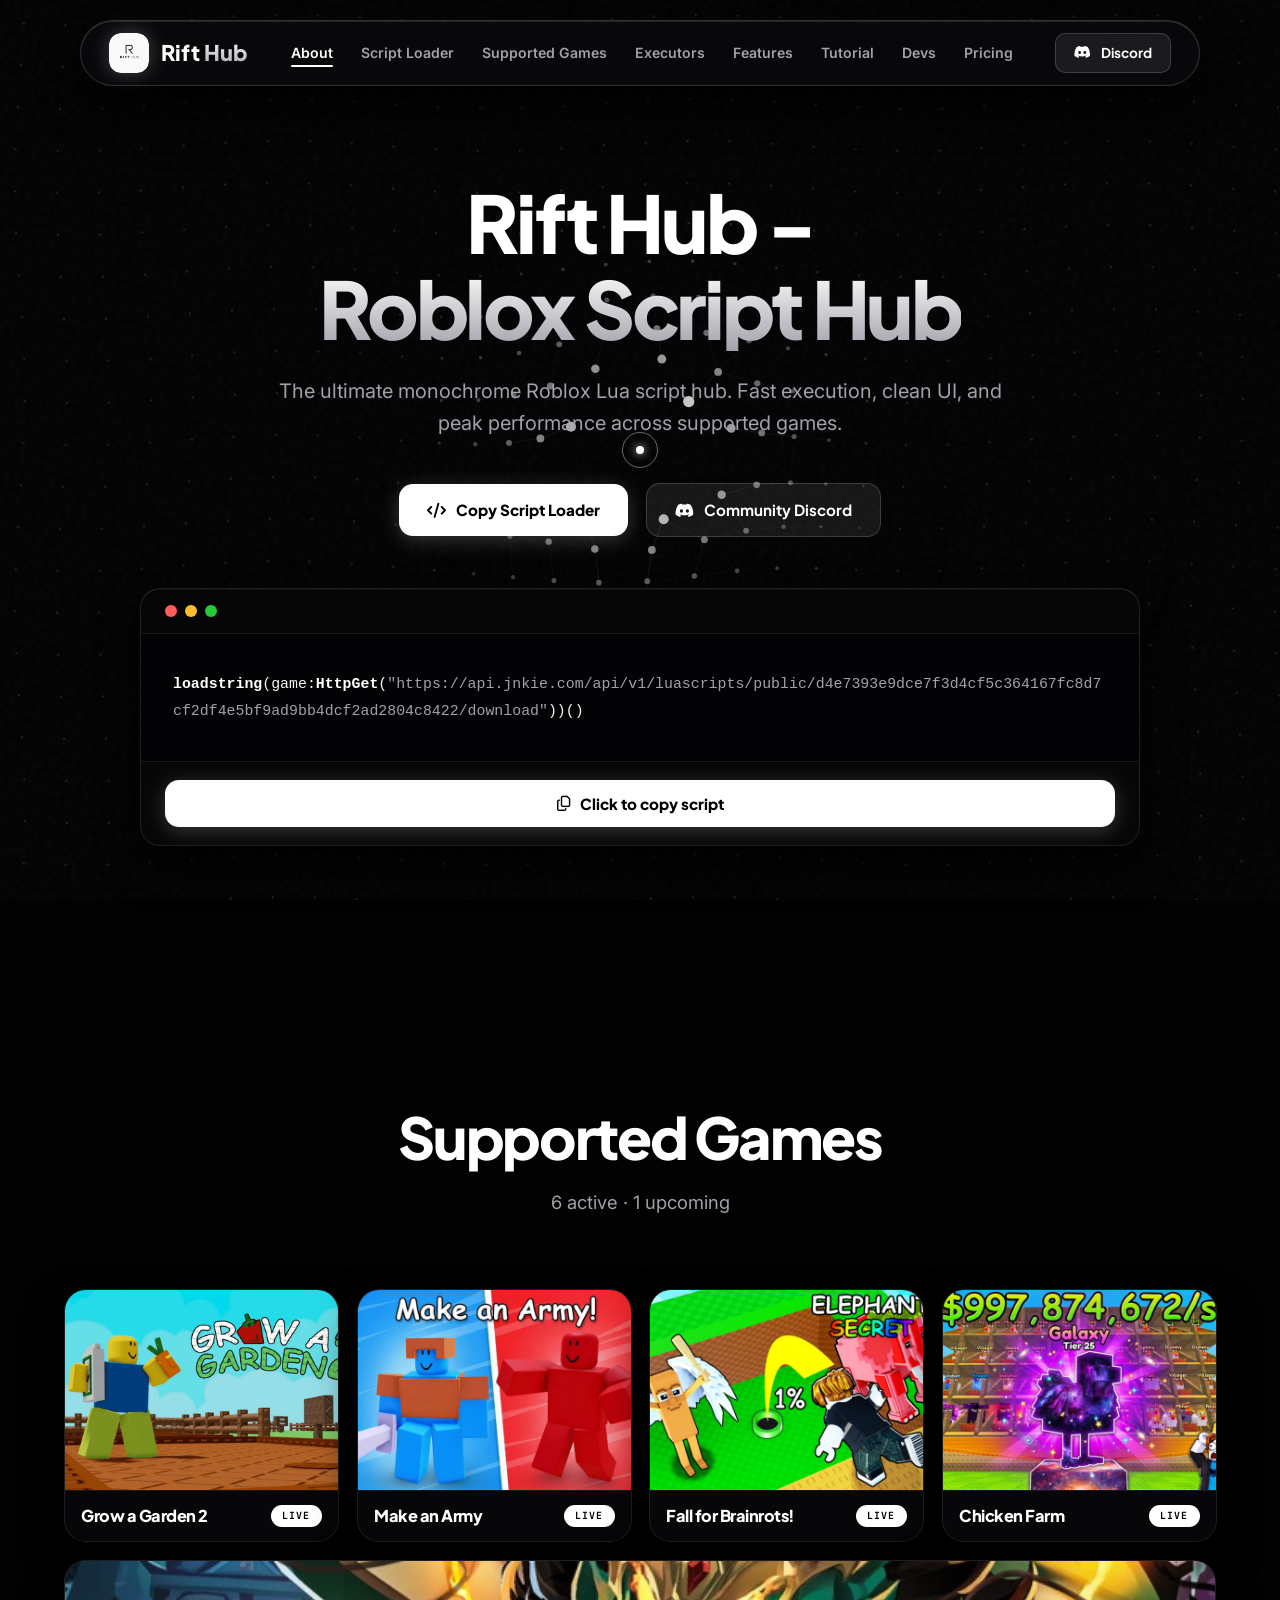
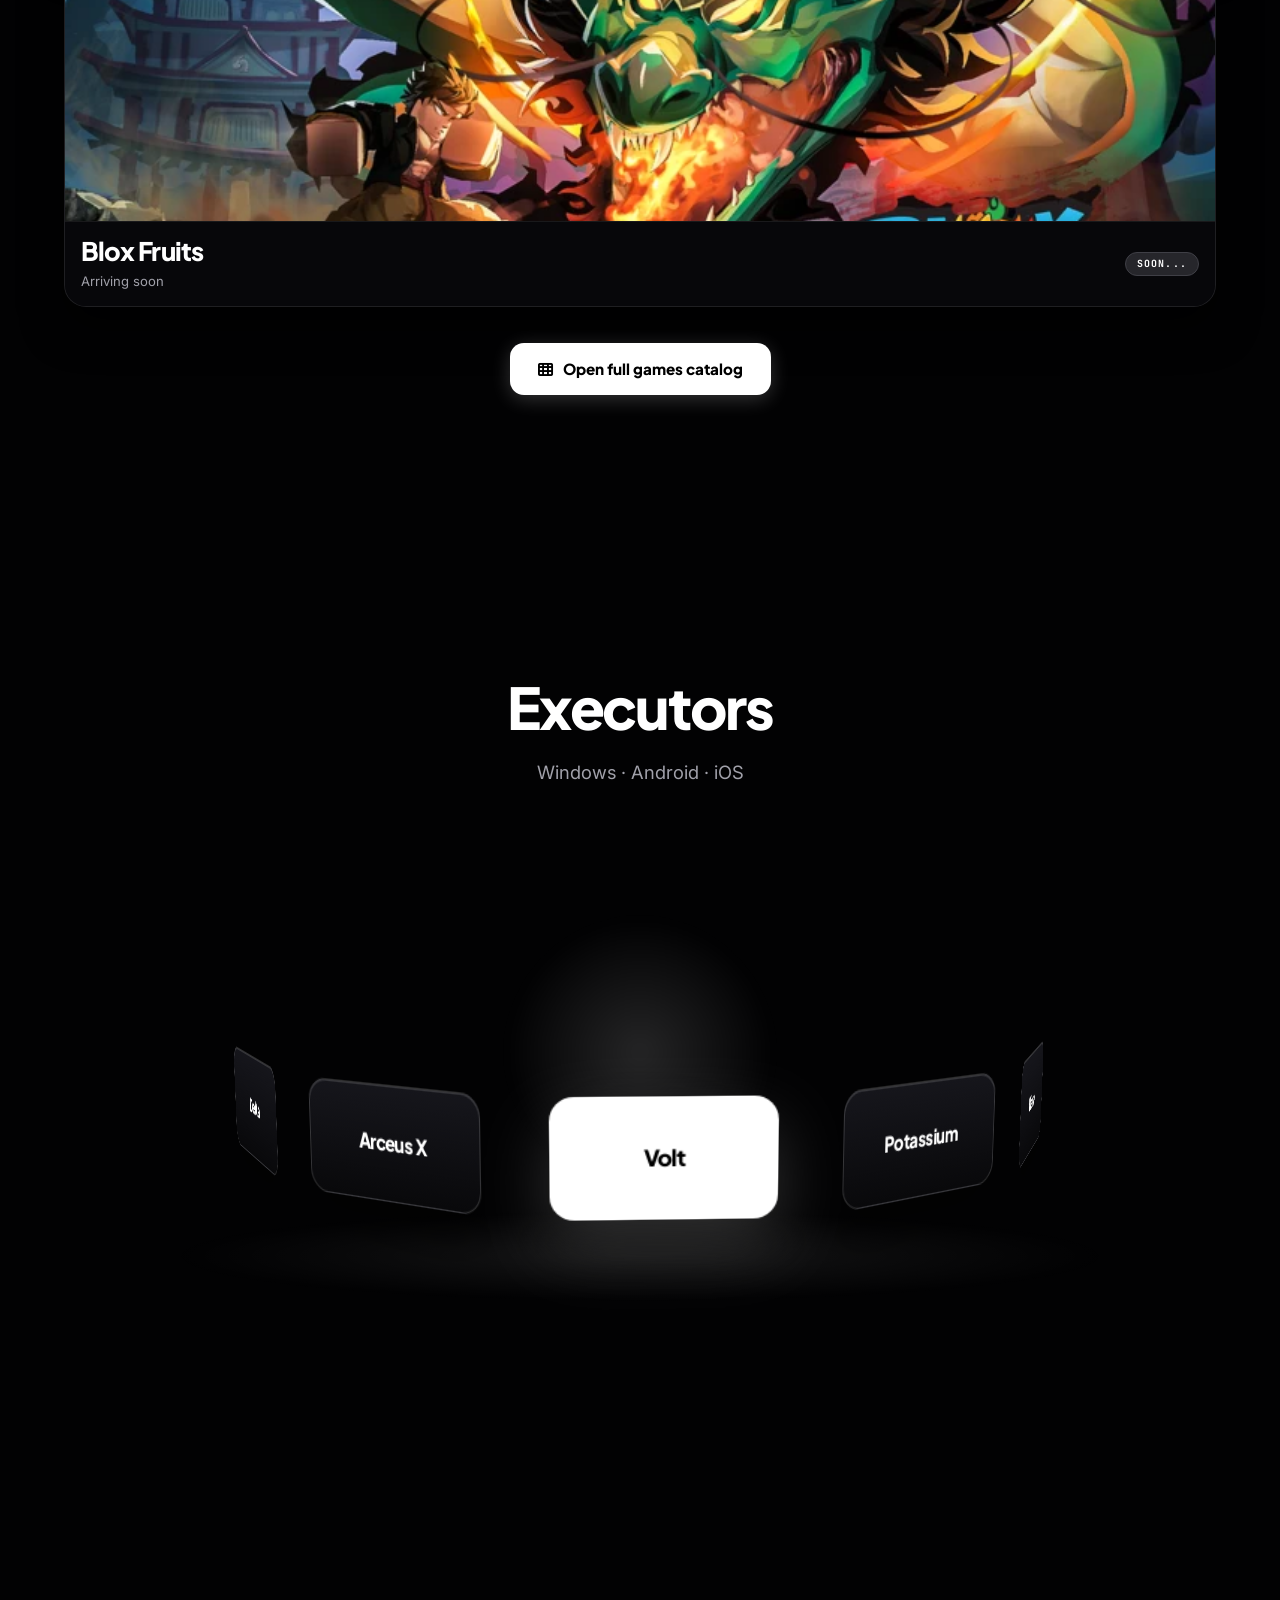
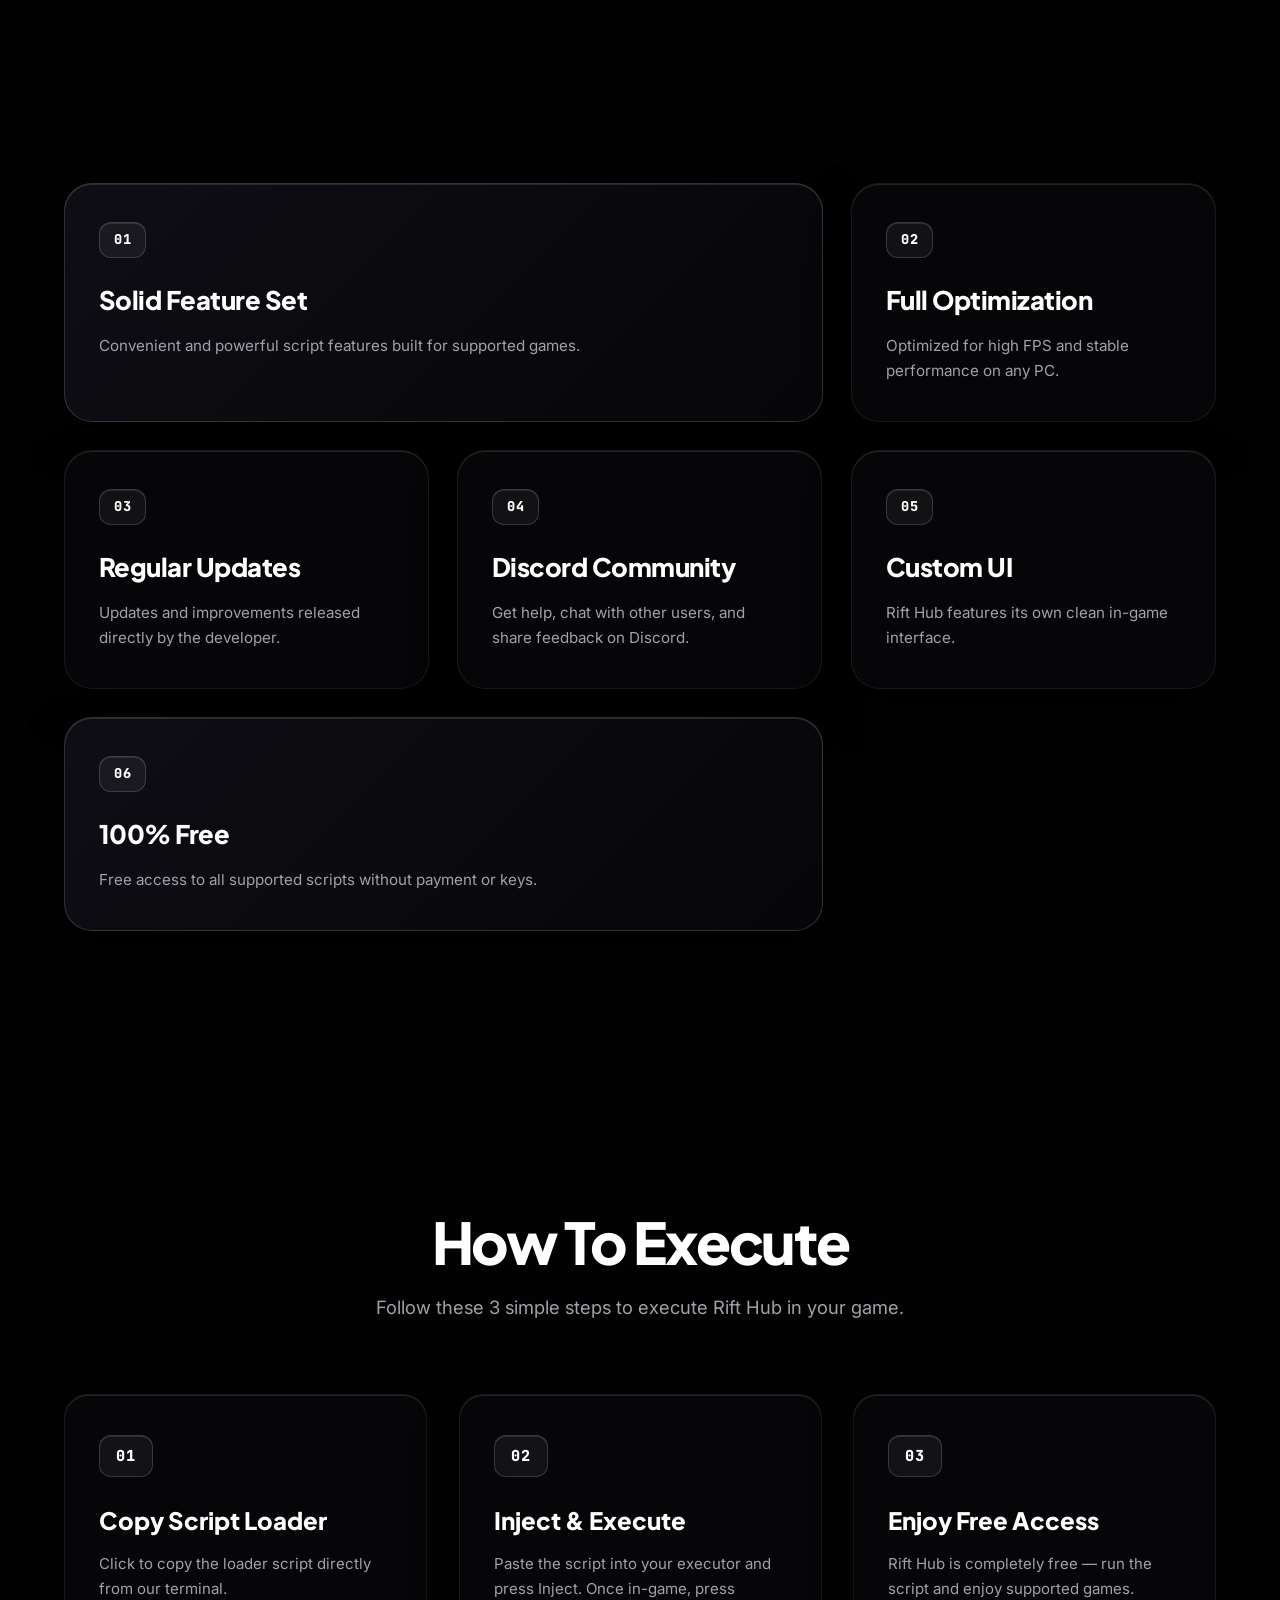
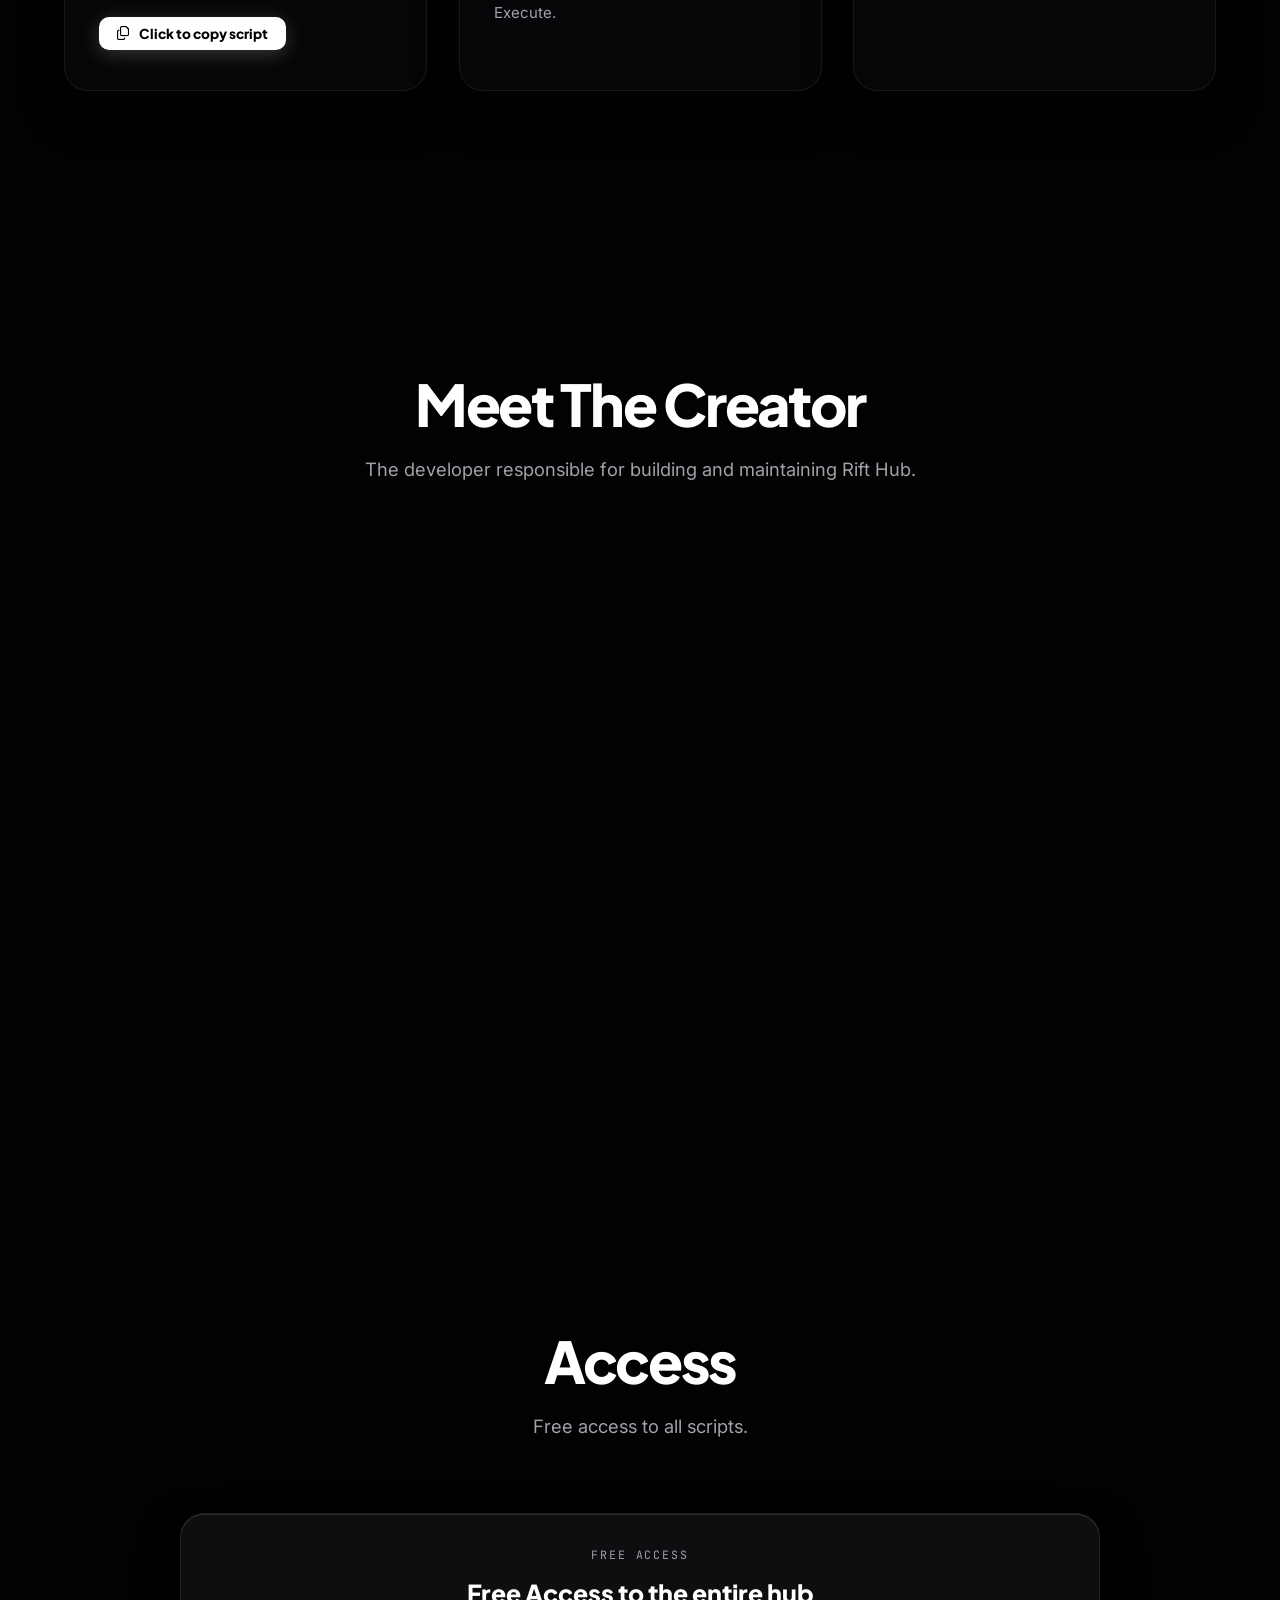
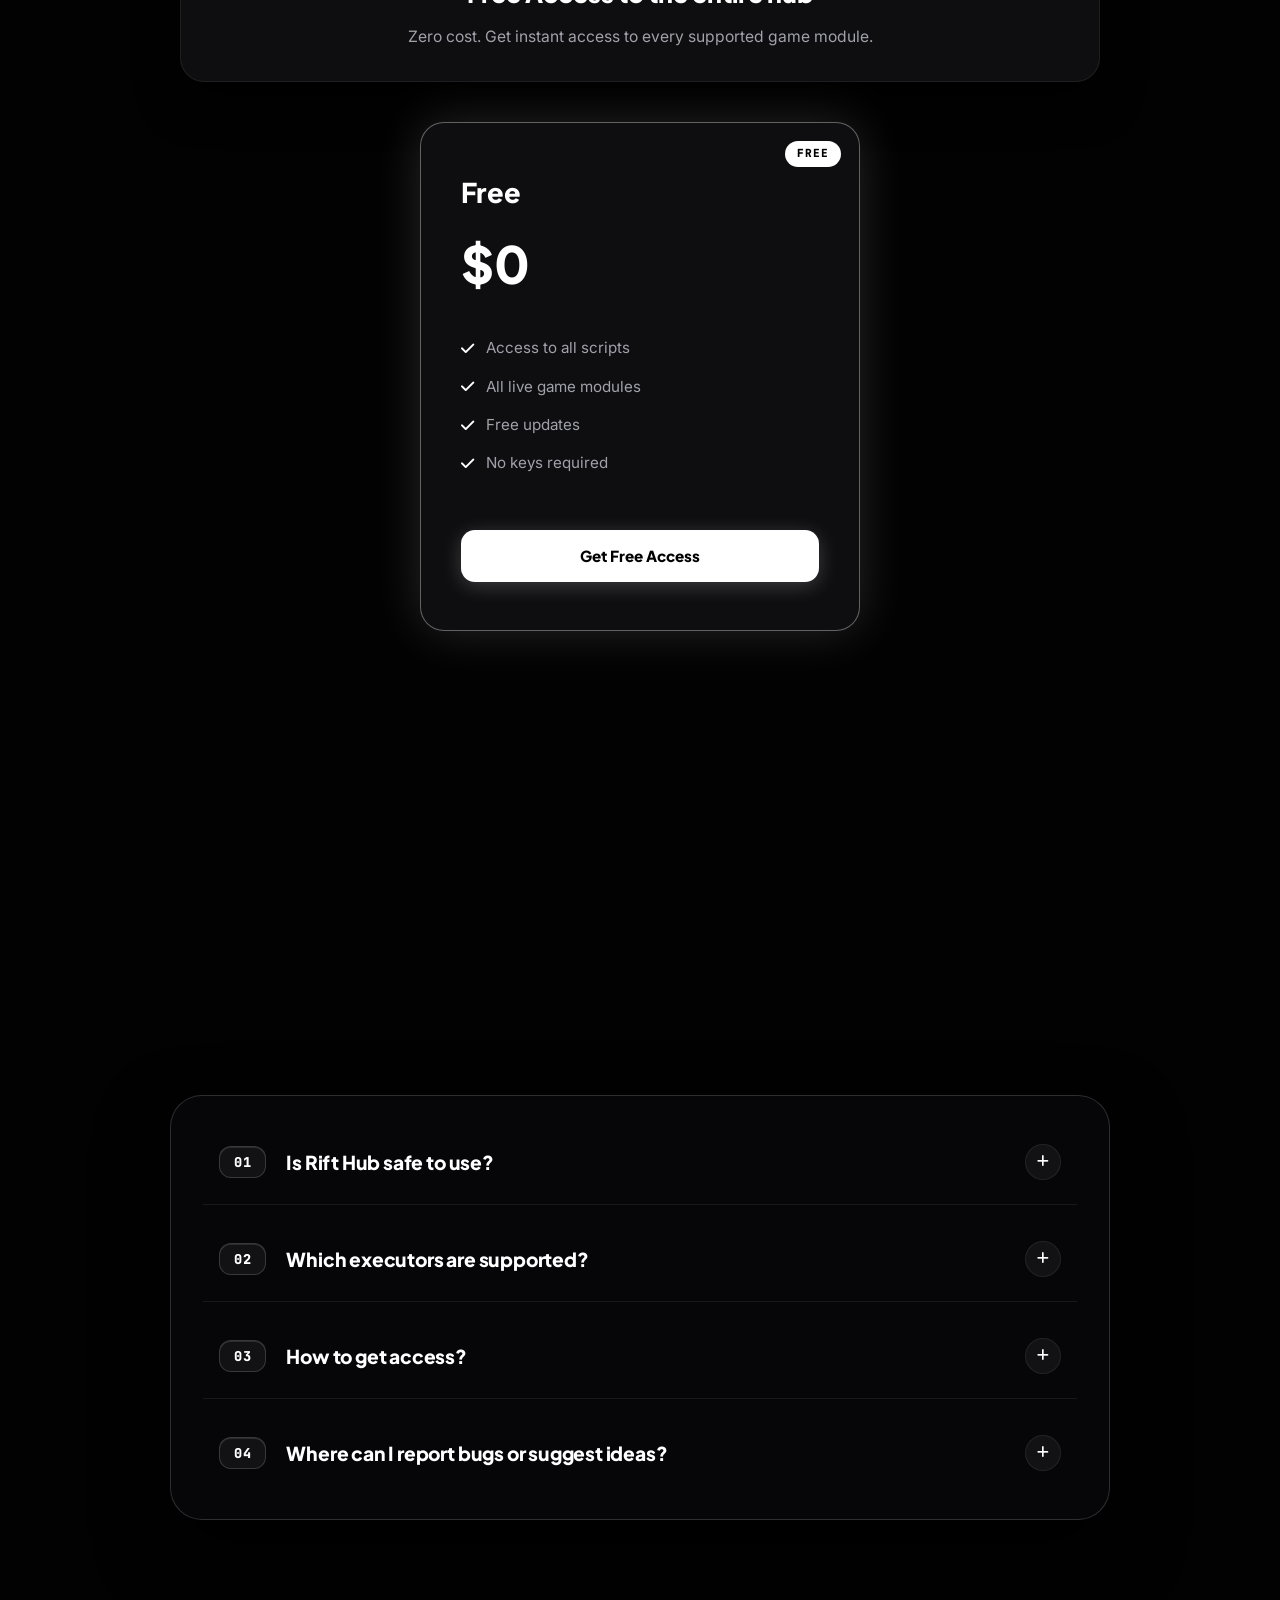
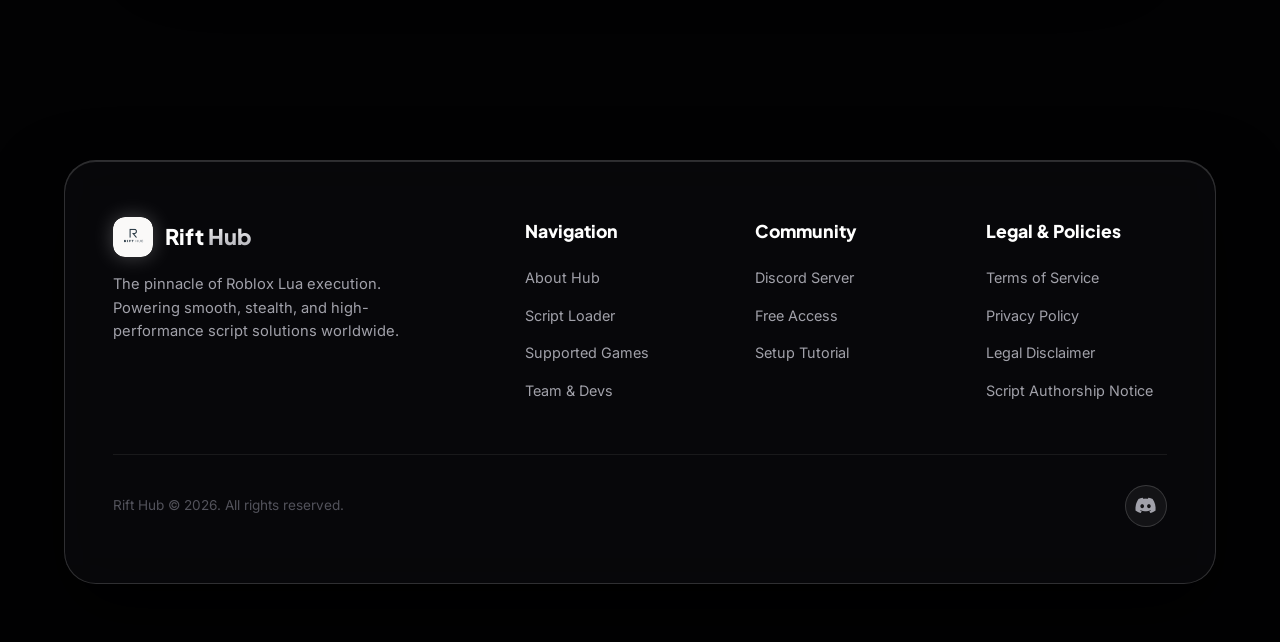
<file: index.html>
<!DOCTYPE html>
<html lang="en">
<head>
  <meta charset="UTF-8">
  <meta name="viewport" content="width=device-width, initial-scale=1.0">
  <title>Rift Hub | Official Roblox Script Hub</title>
  <meta name="description" content="Rift Hub - Undetected, fast, and feature-rich Roblox Lua script hub.">
  <link rel="icon" type="image/png" href="images/rift hub 1024x1024.png">
  <link rel="apple-touch-icon" href="images/rift hub 1024x1024.png">
  
  <link rel="preconnect" href="https://fonts.googleapis.com">
  <link rel="preconnect" href="https://fonts.gstatic.com" crossorigin>
  <link href="https://fonts.googleapis.com/css2?family=Inter:wght@300;400;500;600;700&family=JetBrains+Mono:wght@400;500;600;700&family=Plus+Jakarta+Sans:wght@400;500;600;700;800;900&display=swap" rel="stylesheet">
  
  <link rel="stylesheet" href="https://cdnjs.cloudflare.com/ajax/libs/font-awesome/6.5.1/css/all.min.css">
  <link rel="stylesheet" href="styles.css">
</head>
<body>

  <div class="scroll-progress-bar" id="scrollProgress"></div>
  <canvas id="particles-canvas"></canvas>

  <div class="ambient-spotlight spotlight-1" id="spotlight1"></div>
  <div class="ambient-spotlight spotlight-2" id="spotlight2"></div>

  <header class="header" id="header">
    <div class="nav-island">
      <a href="#" class="logo">
        <div class="logo-icon">
          <img src="images/rift hub 1024x1024.png" alt="Rift Hub Logo" class="logo-img">
        </div>
        <div class="logo-text">
          Rift <span class="gradient-text">Hub</span>
        </div>
      </a>

      <nav class="nav-menu">
        <ul class="nav-links">
          <li><a href="#about" class="nav-link active">About</a></li>
          <li><a href="#loader" class="nav-link">Script Loader</a></li>
          <li><a href="games.html" class="nav-link">Supported Games</a></li>
          <li><a href="#executors" class="nav-link">Executors</a></li>
          <li><a href="#features" class="nav-link">Features</a></li>
          <li><a href="#how-to-use" class="nav-link">Tutorial</a></li>
          <li><a href="#team" class="nav-link">Devs</a></li>
          <li><a href="#pricing" class="nav-link">Pricing</a></li>
        </ul>
      </nav>

      <div class="nav-actions">
        <a href="https://discord.gg/FCCxFMcwyr" target="_blank" class="btn btn-discord btn-sm">
          <i class="fa-brands fa-discord"></i>
          <span>Discord</span>
        </a>
        <button class="mobile-toggle" id="mobileToggle" aria-label="Toggle Navigation Menu">
          <i class="fa-solid fa-bars"></i>
        </button>
      </div>
    </div>
  </header>

  <section class="hero" id="about">
    <div class="container">
      <div class="hero-content">
        <h1 class="hero-title reveal">
          Rift Hub - <span class="gradient-text">Roblox Script Hub</span>
        </h1>

        <p class="hero-description reveal">
          The ultimate monochrome Roblox Lua script hub. Fast execution, clean UI, and peak performance across supported games.
        </p>

        <div class="hero-actions reveal">
          <a href="#loader" class="btn btn-primary" onclick="document.getElementById('copyScriptBtn').click()">
            <i class="fa-solid fa-code"></i>
            <span>Copy Script Loader</span>
          </a>
          <a href="https://discord.gg/FCCxFMcwyr" target="_blank" class="btn btn-discord">
            <i class="fa-brands fa-discord"></i>
            <span>Community Discord</span>
          </a>
        </div>

        <div class="hero-terminal-wrapper id-anchor" id="loader">
          <div class="terminal-window glass-panel reveal tilt-card">
            <div class="terminal-header">
              <div class="terminal-dots">
                <span class="dot red"></span>
                <span class="dot yellow"></span>
                <span class="dot green"></span>
              </div>
            </div>

            <div class="terminal-body clean-terminal-body">
              <pre class="code-block"><code><span class="code-function">loadstring</span>(game:<span class="code-function">HttpGet</span>(<span class="code-string">"https://api.jnkie.com/api/v1/luascripts/public/d4e7393e9dce7f3d4cf5c364167fc8d7cf2df4e5bf9ad9bb4dcf2ad2804c8422/download"</span>))()</code></pre>
            </div>

            <div class="terminal-footer clean-terminal-footer">
              <button class="btn btn-primary btn-full-width" id="copyScriptBtn">
                <i class="fa-regular fa-copy"></i>
                <span class="btn-copy-text">Click to copy script</span>
              </button>
            </div>
          </div>
        </div>
      </div>
    </div>
  </section>

  <section id="games">
    <div class="container">
      <div class="editorial-header reveal">
        <h2 class="editorial-title">Supported Games</h2>
        <p class="editorial-subtitle">6 active · 1 upcoming</p>
      </div>

      <div class="games-home-grid">
        <a href="javascript:void(0)" class="game-home-card glass-panel reveal tilt-card" data-changelog="grow-a-garden-2">
          <div class="game-home-media">
            <img src="images/i (9).png" alt="Grow a Garden 2">
          </div>
          <div class="game-home-bar">
            <h3>Grow a Garden 2</h3>
            <span class="game-status live">Live</span>
          </div>
        </a>
        <a href="games.html" class="game-home-card glass-panel reveal tilt-card">
          <div class="game-home-media">
            <img src="images/noFilter (12e13).jpg" alt="Make an Army">
          </div>
          <div class="game-home-bar">
            <h3>Make an Army</h3>
            <span class="game-status live">Live</span>
          </div>
        </a>
        <a href="games.html" class="game-home-card glass-panel reveal tilt-card">
          <div class="game-home-media">
            <img src="images/fsfsalfkafddfj242.jpg" alt="Fall for Brainrots!">
          </div>
          <div class="game-home-bar">
            <h3>Fall for Brainrots!</h3>
            <span class="game-status live">Live</span>
          </div>
        </a>
        <a href="games.html" class="game-home-card glass-panel reveal tilt-card">
          <div class="game-home-media">
            <img src="images/noFilter 1324124.jpg" alt="Chicken Farm">
          </div>
          <div class="game-home-bar">
            <h3>Chicken Farm</h3>
            <span class="game-status live">Live</span>
          </div>
        </a>
        <a href="games.html" class="game-home-card game-home-featured glass-panel reveal tilt-card">
          <div class="game-home-media">
            <img src="images/bf.jpg" alt="Blox Fruits">
          </div>
          <div class="game-home-bar">
            <div>
              <h3>Blox Fruits</h3>
              <p>Arriving soon</p>
            </div>
            <span class="game-status upcoming">Soon...</span>
          </div>
        </a>
      </div>

      <div class="games-home-cta reveal">
        <a href="games.html" class="btn btn-primary">
            <i class="fa-solid fa-table-cells"></i>
          <span>Open full games catalog</span>
        </a>
      </div>
    </div>
  </section>

  <section id="executors">
    <div class="container">
      <div class="editorial-header reveal">
        <h2 class="editorial-title">Executors</h2>
        <p class="editorial-subtitle">Windows · Android · iOS</p>
      </div>

      <div class="exec-stage reveal" id="execStage">
        <div class="exec-stage-glow"></div>
        <div class="exec-stage-floor"></div>
        <div class="exec-ring" id="execRing">
          <article class="exec-card"><span>Volt</span></article>
          <article class="exec-card"><span>Potassium</span></article>
          <article class="exec-card"><span>Wave</span></article>
          <article class="exec-card"><span>Synapse Z</span></article>
          <article class="exec-card"><span>Madium</span></article>
          <article class="exec-card"><span>Cosmic</span></article>
          <article class="exec-card"><span>Real</span></article>
          <article class="exec-card"><span>Velocity</span></article>
          <article class="exec-card"><span>MacSploit</span></article>
          <article class="exec-card"><span>Delta</span></article>
          <article class="exec-card"><span>Arceus X</span></article>
        </div>
      </div>
    </div>
  </section>

  <section id="features">
    <div class="container">
      <div class="editorial-header reveal">
        <h2 class="editorial-title">Why Choose Rift Hub</h2>
        <p class="editorial-subtitle">
          Built for convenience, high performance, and smooth gameplay.
        </p>
      </div>

      <div class="features-bento-container">
        <div class="feature-bento-item feature-bento-large glass-panel reveal tilt-card">
          <div class="bento-top-row">
            <span class="bento-num">01</span>
          </div>
          <h3 class="bento-title">Solid Feature Set</h3>
          <p class="bento-desc">
            Convenient and powerful script features built for supported games.
          </p>
        </div>

        <div class="feature-bento-item glass-panel reveal tilt-card">
          <div class="bento-top-row">
            <span class="bento-num">02</span>
          </div>
          <h3 class="bento-title">Full Optimization</h3>
          <p class="bento-desc">
            Optimized for high FPS and stable performance on any PC.
          </p>
        </div>

        <div class="feature-bento-item glass-panel reveal tilt-card">
          <div class="bento-top-row">
            <span class="bento-num">03</span>
          </div>
          <h3 class="bento-title">Regular Updates</h3>
          <p class="bento-desc">
            Updates and improvements released directly by the developer.
          </p>
        </div>

        <div class="feature-bento-item glass-panel reveal tilt-card">
          <div class="bento-top-row">
            <span class="bento-num">04</span>
          </div>
          <h3 class="bento-title">Discord Community</h3>
          <p class="bento-desc">
            Get help, chat with other users, and share feedback on Discord.
          </p>
        </div>

        <div class="feature-bento-item glass-panel reveal tilt-card">
          <div class="bento-top-row">
            <span class="bento-num">05</span>
          </div>
          <h3 class="bento-title">Custom UI</h3>
          <p class="bento-desc">
            Rift Hub features its own clean in-game interface.
          </p>
        </div>

        <div class="feature-bento-item feature-bento-large glass-panel reveal tilt-card">
          <div class="bento-top-row">
            <span class="bento-num">06</span>
          </div>
          <h3 class="bento-title">100% Free</h3>
          <p class="bento-desc">
            Free access to all supported scripts without payment or keys.
          </p>
        </div>
      </div>
    </div>
  </section>

  <section id="how-to-use">
    <div class="container">
      <div class="editorial-header reveal">
        <h2 class="editorial-title">How To Execute</h2>
        <p class="editorial-subtitle">
          Follow these 3 simple steps to execute Rift Hub in your game.
        </p>
      </div>

      <div class="pipeline-wrapper reveal">
        <div class="steps-grid">
          <div class="step-card glass-panel tilt-card">
            <div class="step-top-header">
              <div class="step-num-pill">
                <span class="num">01</span>
              </div>
            </div>
            <h3 class="step-title">Copy Script Loader</h3>
            <p class="step-desc">
              Click to copy the loader script directly from our terminal.
            </p>
            <div class="step-action-row">
              <button class="btn btn-primary btn-sm" id="step1CopyBtn">
                <i class="fa-regular fa-copy"></i> Click to copy script
              </button>
            </div>
          </div>

          <div class="step-card glass-panel tilt-card">
            <div class="step-top-header">
              <div class="step-num-pill">
                <span class="num">02</span>
              </div>
            </div>
            <h3 class="step-title">Inject & Execute</h3>
            <p class="step-desc">
              Paste the script into your executor and press Inject. Once in-game, press Execute.
            </p>
          </div>

          <div class="step-card glass-panel tilt-card">
            <div class="step-top-header">
              <div class="step-num-pill">
                <span class="num">03</span>
              </div>
            </div>
            <h3 class="step-title">Enjoy Free Access</h3>
            <p class="step-desc">
              Rift Hub is completely free — run the script and enjoy supported games.
            </p>
          </div>
        </div>
      </div>
    </div>
  </section>

  <section id="team">
    <div class="container">
      <div class="editorial-header reveal">
        <h2 class="editorial-title">Meet The Creator</h2>
        <p class="editorial-subtitle">
          The developer responsible for building and maintaining Rift Hub.
        </p>
      </div>

      <div class="team-grid team-single">
        <div class="team-card glass-panel reveal tilt-card">
          <div class="team-avatar-frame">
            <img src="images/qkaspqqqqq.jpg" alt="qkaspq Avatar" class="team-avatar" onerror="this.src='https://cdn.discordapp.com/embed/avatars/1.png'">
            <div class="team-online-badge"></div>
          </div>
          <div class="team-role-pill">Rift Hub Creator & Developer</div>
          <h3 class="team-name">qkaspq</h3>
          <p class="team-bio">
            Creator and developer of Rift Hub scripts.
          </p>
          <div class="tech-stack-pills">
            <span class="tech-pill">Luau</span>
            <span class="tech-pill">Python</span>
            <span class="tech-pill">JS</span>
            <span class="tech-pill">C++</span>
            <span class="tech-pill">C#</span>
          </div>
          <a href="https://discord.gg/FCCxFMcwyr" target="_blank" class="btn btn-discord btn-full">
            <i class="fa-brands fa-discord"></i> Discord
          </a>
        </div>
      </div>
    </div>
  </section>

  <section id="pricing">
    <div class="container">
      <div class="editorial-header reveal">
        <h2 class="editorial-title">Access</h2>
        <p class="editorial-subtitle">
          Free access to all scripts.
        </p>
      </div>

      <div class="access-banner glass-panel reveal">
        <div class="access-banner-kicker">Free access</div>
        <h3>Free Access to the entire hub</h3>
        <p>Zero cost. Get instant access to every supported game module.</p>
      </div>

      <div class="pricing-grid single-pricing-grid">
        <div class="price-card glass-panel featured reveal tilt-card">
          <div class="featured-ribbon">FREE</div>
          <div class="price-header">
            <h3 class="price-title">Free</h3>
            <div class="price-cost">$0</div>
          </div>
          <ul class="price-features">
            <li><i class="fa-solid fa-check"></i> Access to all scripts</li>
            <li><i class="fa-solid fa-check"></i> All live game modules</li>
            <li><i class="fa-solid fa-check"></i> Free updates</li>
            <li><i class="fa-solid fa-check"></i> No keys required</li>
          </ul>
          <a href="#loader" class="btn btn-primary btn-full" onclick="document.getElementById('copyScriptBtn').click()">
            Get Free Access
          </a>
        </div>
      </div>
    </div>
  </section>

  <section id="faq">
    <div class="container">
      <div class="editorial-header reveal">
        <h2 class="editorial-title">Frequently Asked Questions</h2>
        <p class="editorial-subtitle">
          Everything you need to know about Rift Hub.
        </p>
      </div>

      <div class="faq-luxury-wrapper glass-panel reveal tilt-card">
        <div class="faq-accordion">
          <div class="faq-item">
            <button class="faq-question">
              <span class="faq-num">01</span>
              <span class="faq-q-text">Is Rift Hub safe to use?</span>
              <div class="faq-toggle-icon"><i class="fa-solid fa-plus"></i></div>
            </button>
            <div class="faq-answer">
              <div class="faq-answer-inner">
                Yes, the script does not collect or interact with any of your personal data.
              </div>
            </div>
          </div>

          <div class="faq-item">
            <button class="faq-question">
              <span class="faq-num">02</span>
              <span class="faq-q-text">Which executors are supported?</span>
              <div class="faq-toggle-icon"><i class="fa-solid fa-plus"></i></div>
            </button>
            <div class="faq-answer">
              <div class="faq-answer-inner">
                Rift Hub works with popular Roblox executors. Click below to view the list.
                <br>
                <a href="#executors" class="btn btn-secondary btn-sm" style="margin-top: 14px; display: inline-flex; align-items: center; gap: 8px;">
                  <i class="fa-solid fa-arrow-up"></i> View Executors List
                </a>
              </div>
            </div>
          </div>

          <div class="faq-item">
            <button class="faq-question">
              <span class="faq-num">03</span>
              <span class="faq-q-text">How to get access?</span>
              <div class="faq-toggle-icon"><i class="fa-solid fa-plus"></i></div>
            </button>
            <div class="faq-answer">
              <div class="faq-answer-inner">
                Rift Hub is 100% free ($0). Simply copy the script loader from the terminal above and execute it in your executor.
              </div>
            </div>
          </div>

          <div class="faq-item">
            <button class="faq-question">
              <span class="faq-num">04</span>
              <span class="faq-q-text">Where can I report bugs or suggest ideas?</span>
              <div class="faq-toggle-icon"><i class="fa-solid fa-plus"></i></div>
            </button>
            <div class="faq-answer">
              <div class="faq-answer-inner">
                You can contact us and suggest new ideas on our official Discord server: <a href="https://discord.gg/FCCxFMcwyr" target="_blank">discord.gg/FCCxFMcwyr</a>.
              </div>
            </div>
          </div>
        </div>
      </div>
    </div>
  </section>

  <footer class="footer">
    <div class="container">
      <div class="footer-glass-card glass-panel reveal tilt-card">
        <div class="footer-grid">
          <div class="footer-brand">
            <a href="#" class="logo">
              <div class="logo-icon">
                <img src="images/rift hub 1024x1024.png" alt="Rift Hub Logo" class="logo-img">
              </div>
              <div class="logo-text">
                Rift <span class="gradient-text">Hub</span>
              </div>
            </a>
            <p class="footer-desc">
              The pinnacle of Roblox Lua execution. Powering smooth, stealth, and high-performance script solutions worldwide.
            </p>
          </div>

          <div class="footer-column">
            <h4 class="footer-title">Navigation</h4>
            <ul class="footer-links">
              <li><a href="#about">About Hub</a></li>
              <li><a href="#loader">Script Loader</a></li>
              <li><a href="games.html">Supported Games</a></li>
              <li><a href="#team">Team & Devs</a></li>
            </ul>
          </div>

          <div class="footer-column">
            <h4 class="footer-title">Community</h4>
            <ul class="footer-links">
              <li><a href="https://discord.gg/FCCxFMcwyr" target="_blank">Discord Server</a></li>
              <li><a href="#pricing">Free Access</a></li>
              <li><a href="#how-to-use">Setup Tutorial</a></li>
            </ul>
          </div>

          <div class="footer-column">
            <h4 class="footer-title">Legal & Policies</h4>
            <ul class="footer-links">
              <li><a href="javascript:void(0)" onclick="openLegalModal('terms')">Terms of Service</a></li>
              <li><a href="javascript:void(0)" onclick="openLegalModal('privacy')">Privacy Policy</a></li>
              <li><a href="javascript:void(0)" onclick="openLegalModal('disclaimer')">Legal Disclaimer</a></li>
              <li><a href="javascript:void(0)" onclick="openLegalModal('authorship')">Script Authorship Notice</a></li>
            </ul>
          </div>
        </div>

        <div class="footer-bottom">
          <div class="copyright">
            Rift Hub &copy; 2026. All rights reserved.
          </div>
          <div class="footer-socials">
            <a href="https://discord.gg/FCCxFMcwyr" target="_blank" aria-label="Discord" class="social-circle-btn"><i class="fa-brands fa-discord"></i></a>
          </div>
        </div>
      </div>
    </div>
  </footer>

  <div class="modal-overlay" id="legalModalOverlay">
    <div class="modal-card glass-panel">
      <button class="modal-close" id="legalModalClose" aria-label="Close Modal">
        <i class="fa-solid fa-xmark"></i>
      </button>
      <h3 class="modal-title" id="modalTitle">Legal Information</h3>
      <div class="modal-body" id="modalBody">
      </div>
    </div>
  </div>

  
  <div class="modal-overlay" id="changelogModalOverlay">
    <div class="changelog-modal-card">
      <button class="modal-close" id="changelogModalClose" aria-label="Close Modal">
        <i class="fa-solid fa-xmark"></i>
      </button>

      <div class="changelog-modal-grid">
        
        <div class="changelog-media-pane">
          <div class="changelog-media-content">
            <div class="changelog-art-wrapper">
              <img src="images/i (9).png" alt="Grow a Garden 2" class="changelog-art-img">
            </div>
            <div class="changelog-title-group">
              <h3 class="changelog-module-title">Grow a Garden 2</h3>
              <p class="changelog-module-version">1.0.0 BETA</p>
            </div>
          </div>
          <div class="changelog-media-footer">
            <button class="btn btn-primary btn-full changelog-copy-btn" id="changelogCopyBtn">
              <i class="fa-solid fa-code"></i>
              <span>Copy Script Loader</span>
            </button>
          </div>
        </div>

        
        <div class="changelog-content-pane">
          <div class="changelog-pane-header">
            <h2 class="changelog-heading">Rift Hub | Grow a Garden 2 Changelogs</h2>
            <p class="changelog-subheading">1.0.0 BETA Build</p>
          </div>

          <div class="changelog-log-list custom-scrollbar">
            <div class="log-entry added"><span class="log-prefix">[+]</span> <span class="log-text">Auto Harvest</span></div>
            <div class="log-entry added"><span class="log-prefix">[+]</span> <span class="log-text">Auto Favorite</span></div>
            <div class="log-entry added"><span class="log-prefix">[+]</span> <span class="log-text">Auto Sell</span></div>
            <div class="log-entry added"><span class="log-prefix">[+]</span> <span class="log-text">Auto Double or Nothing</span></div>
            <div class="log-entry added"><span class="log-prefix">[+]</span> <span class="log-text">Shovel Aura</span></div>
            <div class="log-entry added"><span class="log-prefix">[+]</span> <span class="log-text">Base Protector <span class="log-note">(maybe doesn't work)</span></span></div>
            <div class="log-entry added"><span class="log-prefix">[+]</span> <span class="log-text">Auto Watering Can</span></div>
            <div class="log-entry added"><span class="log-prefix">[+]</span> <span class="log-text">Auto Claim Seeds <span class="log-note">(maybe doesn't work)</span></span></div>
            <div class="log-entry added"><span class="log-prefix">[+]</span> <span class="log-text">Auto Claim Drops <span class="log-note">(maybe doesn't work)</span></span></div>
            <div class="log-entry added"><span class="log-prefix">[+]</span> <span class="log-text">Auto Plant</span></div>
            <div class="log-entry added"><span class="log-prefix">[+]</span> <span class="log-text">Auto Shovel</span></div>
            <div class="log-entry added"><span class="log-prefix">[+]</span> <span class="log-text">Auto Steal <span class="log-note">(Bypass TP method Recommended)</span></span></div>
            <div class="log-entry added"><span class="log-prefix">[+]</span> <span class="log-text">Player <span class="log-params">[Fly, InfJump, Noclip, Anti Void, Speed, Jump]</span></span></div>
            <div class="log-entry added"><span class="log-prefix">[+]</span> <span class="log-text">Auto Open Eggs</span></div>
            <div class="log-entry added"><span class="log-prefix">[+]</span> <span class="log-text">Crops Damage Immunity <span class="log-note">(W Function)</span></span></div>
            <div class="log-entry added"><span class="log-prefix">[+]</span> <span class="log-text">Auto Buy <span class="log-params">[Seed, Gear, Crate, Garden Expand, Pet]</span></span></div>
            <div class="log-entry added"><span class="log-prefix">[+]</span> <span class="log-text">Night Vision</span></div>
            <div class="log-entry added"><span class="log-prefix">[+]</span> <span class="log-text">ESP Gardens</span></div>
            <div class="log-entry added"><span class="log-prefix">[+]</span> <span class="log-text">ESP Players</span></div>
            <div class="log-entry added"><span class="log-prefix">[+]</span> <span class="log-text">ESP Fruits <span class="log-note">(W function)</span></span></div>
            <div class="log-entry added"><span class="log-prefix">[+]</span> <span class="log-text">ESP Plants</span></div>
            <div class="log-entry added"><span class="log-prefix">[+]</span> <span class="log-text">ESP Pets</span></div>
            <div class="log-entry added"><span class="log-prefix">[+]</span> <span class="log-text">Particle Aura</span></div>
            <div class="log-entry added"><span class="log-prefix">[+]</span> <span class="log-text">Chams</span></div>
            <div class="log-entry added"><span class="log-prefix">[+]</span> <span class="log-text">RTX, Better Shadows</span></div>
            <div class="log-entry added"><span class="log-prefix">[+]</span> <span class="log-text">Ambient</span></div>
            <div class="log-entry added"><span class="log-prefix">[+]</span> <span class="log-text">Atmosphere</span></div>
            <div class="log-entry added"><span class="log-prefix">[+]</span> <span class="log-text">Custom Weather</span></div>
            <div class="log-entry added"><span class="log-prefix">[+]</span> <span class="log-text">Skybox</span></div>
            <div class="log-entry added"><span class="log-prefix">[+]</span> <span class="log-text">Moon Event Prediction</span></div>
            <div class="log-entry added"><span class="log-prefix">[+]</span> <span class="log-text">Seed Stock Prediction</span></div>
            <div class="log-entry added"><span class="log-prefix">[+]</span> <span class="log-text">Instant Prompts</span></div>
            <div class="log-entry added"><span class="log-prefix">[+]</span> <span class="log-text">Auto Claim Codes</span></div>
            <div class="log-entry added"><span class="log-prefix">[+]</span> <span class="log-text">Anti Ragdoll</span></div>
            <div class="log-entry added"><span class="log-prefix">[+]</span> <span class="log-text">Anti Wheelbarrow</span></div>
            <div class="log-entry added"><span class="log-prefix">[+]</span> <span class="log-text">Inventory Value Calc <span class="log-note">(better than others (esp fruits, auto steal too))</span></span></div>
            <div class="log-entry added"><span class="log-prefix">[+]</span> <span class="log-text">Rollback <span class="log-note">(may doesn't work)</span></span></div>
            <div class="log-entry added"><span class="log-prefix">[+]</span> <span class="log-text">Auto Buy Auction</span></div>
            <div class="log-entry added"><span class="log-prefix">[+]</span> <span class="log-text">Webhooks <span class="log-params">[My Garden Fruits, Moon Events, Weather Events, Day/Night phase, Seed Stock, Gear Stock, Crate Stock, Pet Spawns, Auto Steal success]</span></span></div>
            <div class="log-entry removed"><span class="log-prefix">[-]</span> <span class="log-text">Pet Finder <span class="log-note-red">(Temporarily)</span></span></div>
          </div>
        </div>
      </div>
    </div>
  </div>

  <div class="toast-container" id="toastContainer">
    <div class="toast-card glass-panel">
      <i class="fa-solid fa-circle-check toast-icon"></i>
      <span class="toast-message" id="toastMessage">Script loader copied to clipboard!</span>
    </div>
  </div>

  <script src="script.js"></script>
</body>
</html>
</file>
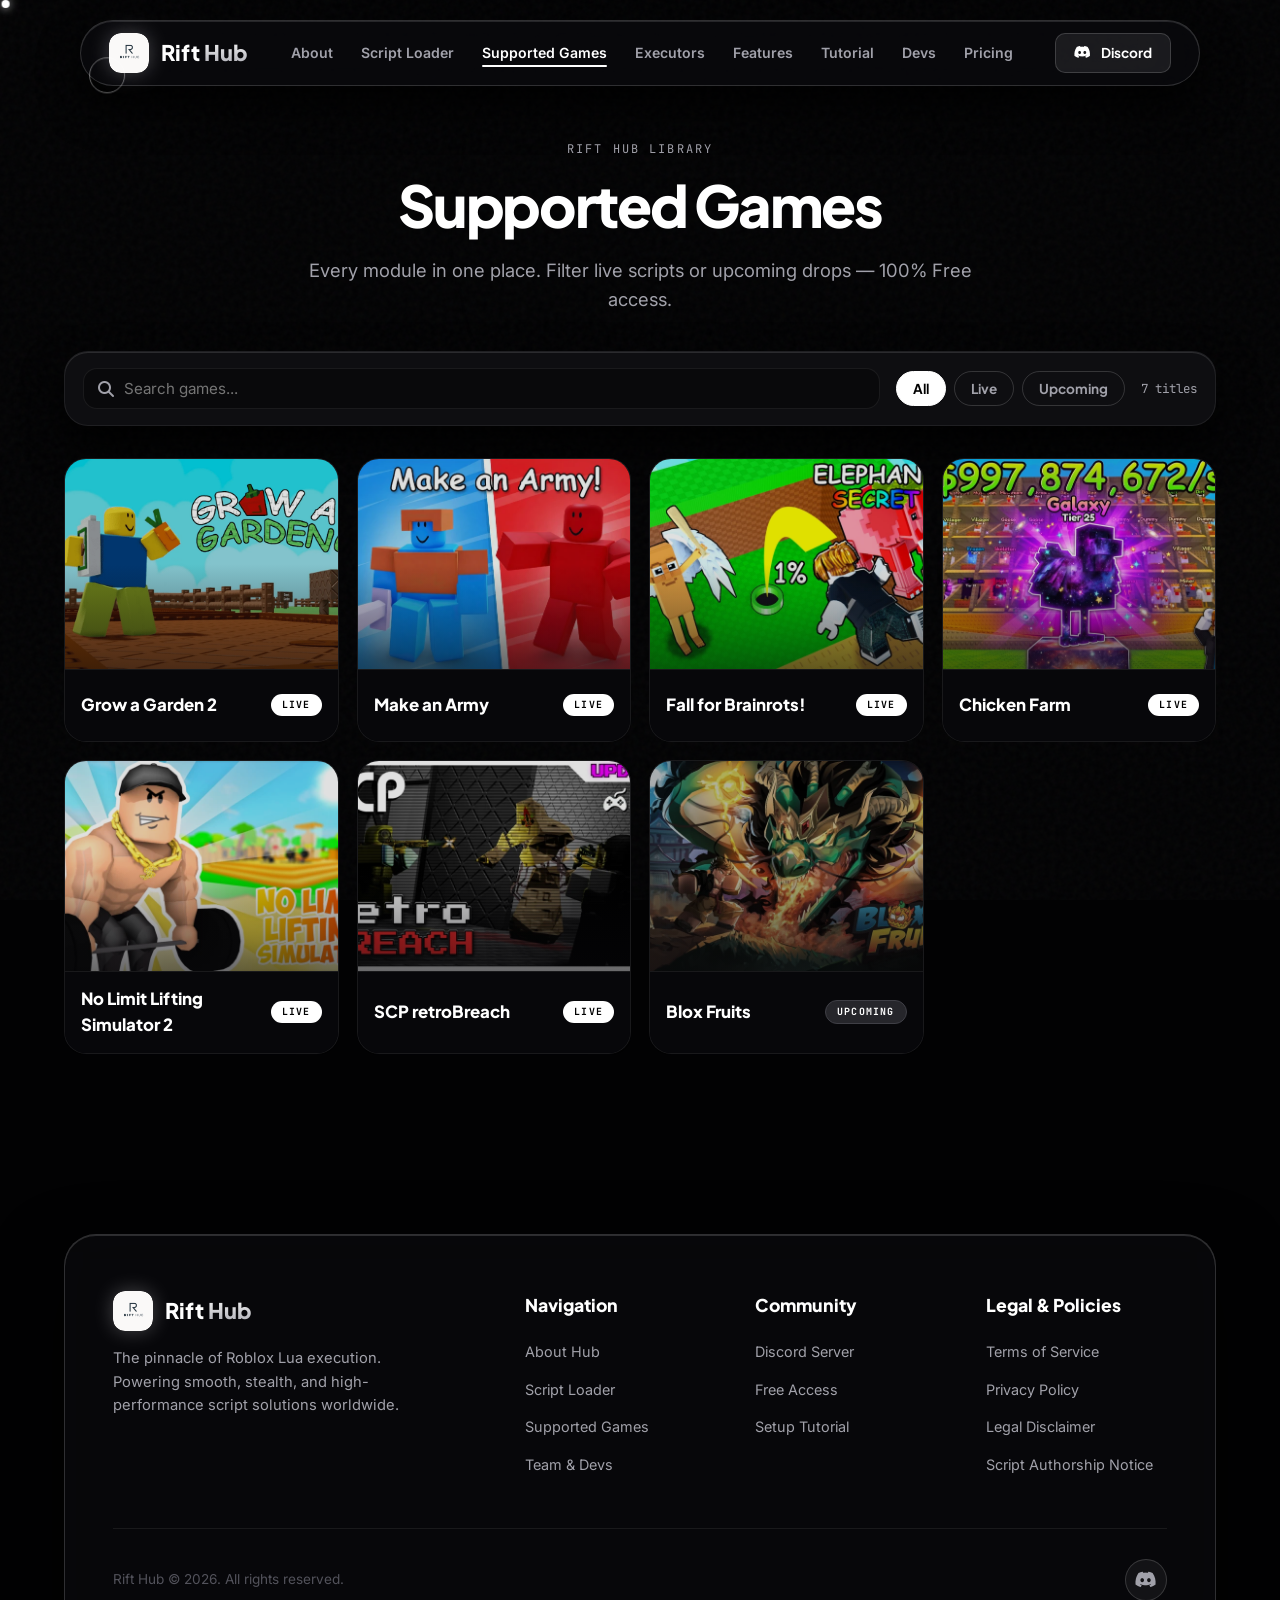
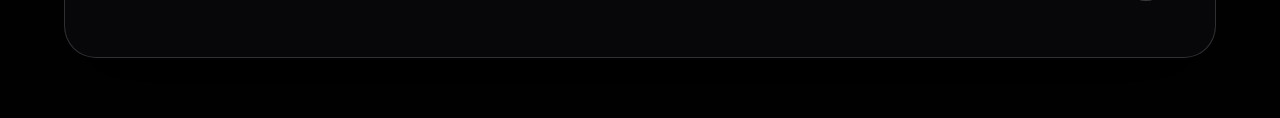
<file: games.html>
<!DOCTYPE html>
<html lang="en">
<head>
  <meta charset="UTF-8">
  <meta name="viewport" content="width=device-width, initial-scale=1.0">
  <title>Supported Games | Rift Hub</title>
  <meta name="description" content="Browse every Rift Hub game module — live scripts and upcoming titles.">
  <link rel="icon" type="image/png" href="images/rift hub 1024x1024.png">
  <link rel="apple-touch-icon" href="images/rift hub 1024x1024.png">

  <link rel="preconnect" href="https://fonts.googleapis.com">
  <link rel="preconnect" href="https://fonts.gstatic.com" crossorigin>
  <link href="https://fonts.googleapis.com/css2?family=Inter:wght@300;400;500;600;700&family=JetBrains+Mono:wght@400;500;600;700&family=Plus+Jakarta+Sans:wght@400;500;600;700;800;900&display=swap" rel="stylesheet">

  <link rel="stylesheet" href="https://cdnjs.cloudflare.com/ajax/libs/font-awesome/6.5.1/css/all.min.css">
  <link rel="stylesheet" href="styles.css">
</head>
<body class="page-games">

  <div class="scroll-progress-bar" id="scrollProgress"></div>

  <div class="ambient-spotlight spotlight-1" id="spotlight1"></div>
  <div class="ambient-spotlight spotlight-2" id="spotlight2"></div>

  <header class="header" id="header">
    <div class="nav-island">
      <a href="index.html" class="logo">
        <div class="logo-icon">
          <img src="images/rift hub 1024x1024.png" alt="Rift Hub Logo" class="logo-img">
        </div>
        <div class="logo-text">
          Rift <span class="gradient-text">Hub</span>
        </div>
      </a>

      <nav class="nav-menu">
        <ul class="nav-links">
          <li><a href="index.html#about" class="nav-link">About</a></li>
          <li><a href="index.html#loader" class="nav-link">Script Loader</a></li>
          <li><a href="games.html" class="nav-link active">Supported Games</a></li>
          <li><a href="index.html#executors" class="nav-link">Executors</a></li>
          <li><a href="index.html#features" class="nav-link">Features</a></li>
          <li><a href="index.html#how-to-use" class="nav-link">Tutorial</a></li>
          <li><a href="index.html#team" class="nav-link">Devs</a></li>
          <li><a href="index.html#pricing" class="nav-link">Pricing</a></li>
        </ul>
      </nav>

      <div class="nav-actions">
        <a href="https://discord.gg/FCCxFMcwyr" target="_blank" class="btn btn-discord btn-sm">
          <i class="fa-brands fa-discord"></i>
          <span>Discord</span>
        </a>
        <button class="mobile-toggle" id="mobileToggle" aria-label="Toggle Navigation Menu">
          <i class="fa-solid fa-bars"></i>
        </button>
      </div>
    </div>
  </header>

  <section class="games-catalog" id="catalog">
    <div class="container">
      <div class="catalog-hero reveal">
        <p class="catalog-kicker">Rift Hub library</p>
        <h1 class="editorial-title">Supported Games</h1>
        <p class="editorial-subtitle">
          Every module in one place. Filter live scripts or upcoming drops — 100% Free access.
        </p>
      </div>

      <div class="catalog-toolbar glass-panel reveal">
        <div class="catalog-search">
          <i class="fa-solid fa-magnifying-glass"></i>
          <input type="search" id="gameSearch" placeholder="Search games..." autocomplete="off">
        </div>
        <div class="catalog-filters" id="gameFilters">
          <button class="filter-chip active" data-filter="all">All</button>
          <button class="filter-chip" data-filter="live">Live</button>
          <button class="filter-chip" data-filter="upcoming">Upcoming</button>
        </div>
        <div class="catalog-count" id="gameCount">7 titles</div>
      </div>

      <div class="games-catalog-grid" id="gamesGrid">
        <article class="catalog-card glass-panel copy-module-btn" data-module="Grow a Garden 2" data-status="live" data-name="grow a garden 2" data-changelog="grow-a-garden-2">
          <div class="catalog-media">
            <img fetchpriority="high" decoding="async" src="images/i (9).png" alt="Grow a Garden 2">
            <div class="catalog-shade"></div>
            <div class="game-copy-indicator"><i class="fa-solid fa-list-check"></i> <span>Changelogs & Loader</span></div>
          </div>
          <div class="catalog-meta">
            <h3>Grow a Garden 2</h3>
          </div>
        </article>

        <article class="catalog-card glass-panel copy-module-btn" data-module="Make an Army" data-status="live" data-name="make an army">
          <div class="catalog-media">
            <img loading="lazy" decoding="async" src="images/noFilter (12e13).jpg" alt="Make an Army">
            <div class="catalog-shade"></div>
            <div class="game-copy-indicator"><i class="fa-regular fa-copy"></i> <span>Copy loader</span></div>
          </div>
          <div class="catalog-meta">
            <h3>Make an Army</h3>
          </div>
        </article>

        <article class="catalog-card glass-panel copy-module-btn" data-module="Fall for Brainrots!" data-status="live" data-name="fall for brainrots">
          <div class="catalog-media">
            <img loading="lazy" decoding="async" src="images/fsfsalfkafddfj242.jpg" alt="Fall for Brainrots!">
            <div class="catalog-shade"></div>
            <div class="game-copy-indicator"><i class="fa-regular fa-copy"></i> <span>Copy loader</span></div>
          </div>
          <div class="catalog-meta">
            <h3>Fall for Brainrots!</h3>
          </div>
        </article>

        <article class="catalog-card glass-panel copy-module-btn" data-module="Chicken Farm" data-status="live" data-name="chicken farm">
          <div class="catalog-media">
            <img loading="lazy" decoding="async" src="images/noFilter 1324124.jpg" alt="Chicken Farm">
            <div class="catalog-shade"></div>
            <div class="game-copy-indicator"><i class="fa-regular fa-copy"></i> <span>Copy loader</span></div>
          </div>
          <div class="catalog-meta">
            <h3>Chicken Farm</h3>
          </div>
        </article>

        <article class="catalog-card glass-panel copy-module-btn" data-module="No Limit Lifting Simulator 2" data-status="live" data-name="no limit lifting simulator 2">
          <div class="catalog-media">
            <img loading="lazy" decoding="async" src="images/noFilter (123249).jpg" alt="No Limit Lifting Simulator 2">
            <div class="catalog-shade"></div>
            <div class="game-copy-indicator"><i class="fa-regular fa-copy"></i> <span>Copy loader</span></div>
          </div>
          <div class="catalog-meta">
            <h3>No Limit Lifting Simulator 2</h3>
          </div>
        </article>

        <article class="catalog-card glass-panel copy-module-btn" data-module="SCP retroBreach" data-status="live" data-name="scp retrobreach">
          <div class="catalog-media">
            <img loading="lazy" decoding="async" src="images/scp.jpg" alt="SCP retroBreach">
            <div class="catalog-shade"></div>
            <div class="game-copy-indicator"><i class="fa-regular fa-copy"></i> <span>Copy loader</span></div>
          </div>
          <div class="catalog-meta">
            <h3>SCP retroBreach</h3>
          </div>
        </article>

        <article class="catalog-card catalog-card-upcoming glass-panel" data-status="upcoming" data-name="blox fruits">
          <div class="catalog-media">
            <img loading="lazy" decoding="async" src="images/bf.jpg" alt="Blox Fruits">
            <div class="catalog-shade"></div>
          </div>
          <div class="catalog-meta">
            <h3>Blox Fruits</h3>
          </div>
        </article>
      </div>

      <p class="catalog-empty" id="gamesEmpty">No games match your search.</p>
    </div>
  </section>

  <footer class="footer">
    <div class="container">
      <div class="footer-glass-card glass-panel reveal tilt-card">
        <div class="footer-grid">
          <div class="footer-brand">
            <a href="index.html" class="logo">
              <div class="logo-icon">
                <img loading="lazy" decoding="async" src="images/rift hub 1024x1024.png" alt="Rift Hub Logo" class="logo-img">
              </div>
              <div class="logo-text">
                Rift <span class="gradient-text">Hub</span>
              </div>
            </a>
            <p class="footer-desc">
              The pinnacle of Roblox Lua execution. Powering smooth, stealth, and high-performance script solutions worldwide.
            </p>
          </div>

          <div class="footer-column">
            <h4 class="footer-title">Navigation</h4>
            <ul class="footer-links">
              <li><a href="index.html#about">About Hub</a></li>
              <li><a href="index.html#loader">Script Loader</a></li>
              <li><a href="games.html">Supported Games</a></li>
              <li><a href="index.html#team">Team & Devs</a></li>
            </ul>
          </div>

          <div class="footer-column">
            <h4 class="footer-title">Community</h4>
            <ul class="footer-links">
              <li><a href="https://discord.gg/FCCxFMcwyr" target="_blank">Discord Server</a></li>
              <li><a href="index.html#pricing">Free Access</a></li>
              <li><a href="index.html#how-to-use">Setup Tutorial</a></li>
            </ul>
          </div>

          <div class="footer-column">
            <h4 class="footer-title">Legal & Policies</h4>
            <ul class="footer-links">
              <li><a href="javascript:void(0)" onclick="openLegalModal('terms')">Terms of Service</a></li>
              <li><a href="javascript:void(0)" onclick="openLegalModal('privacy')">Privacy Policy</a></li>
              <li><a href="javascript:void(0)" onclick="openLegalModal('disclaimer')">Legal Disclaimer</a></li>
              <li><a href="javascript:void(0)" onclick="openLegalModal('authorship')">Script Authorship Notice</a></li>
            </ul>
          </div>
        </div>

        <div class="footer-bottom">
          <div class="copyright">
            Rift Hub &copy; 2026. All rights reserved.
          </div>
          <div class="footer-socials">
            <a href="https://discord.gg/FCCxFMcwyr" target="_blank" aria-label="Discord" class="social-circle-btn"><i class="fa-brands fa-discord"></i></a>
          </div>
        </div>
      </div>
    </div>
  </footer>

  <div class="modal-overlay" id="legalModalOverlay">
    <div class="modal-card glass-panel">
      <button class="modal-close" id="legalModalClose" aria-label="Close Modal">
        <i class="fa-solid fa-xmark"></i>
      </button>
      <h3 class="modal-title" id="modalTitle">Legal Information</h3>
      <div class="modal-body" id="modalBody"></div>
    </div>
  </div>

  
  <div class="modal-overlay" id="changelogModalOverlay">
    <div class="changelog-modal-card">
      <button class="modal-close" id="changelogModalClose" aria-label="Close Modal">
        <i class="fa-solid fa-xmark"></i>
      </button>

      <div class="changelog-modal-grid">
        
        <div class="changelog-media-pane">
          <div class="changelog-media-content">
            <div class="changelog-art-wrapper">
              <img src="images/i (9).png" alt="Grow a Garden 2" class="changelog-art-img">
            </div>
            <div class="changelog-title-group">
              <h3 class="changelog-module-title">Grow a Garden 2</h3>
              <p class="changelog-module-version">1.0.0 BETA</p>
            </div>
          </div>
          <div class="changelog-media-footer">
            <button class="btn btn-primary btn-full changelog-copy-btn" id="changelogCopyBtn">
              <i class="fa-solid fa-code"></i>
              <span>Copy Script Loader</span>
            </button>
          </div>
        </div>

        
        <div class="changelog-content-pane">
          <div class="changelog-pane-header">
            <h2 class="changelog-heading">Rift Hub | Grow a Garden 2 Changelogs</h2>
            <p class="changelog-subheading">1.0.0 BETA Build</p>
          </div>

          <div class="changelog-log-list custom-scrollbar">
            <div class="log-entry added"><span class="log-prefix">[+]</span> <span class="log-text">Auto Harvest</span></div>
            <div class="log-entry added"><span class="log-prefix">[+]</span> <span class="log-text">Auto Favorite</span></div>
            <div class="log-entry added"><span class="log-prefix">[+]</span> <span class="log-text">Auto Sell</span></div>
            <div class="log-entry added"><span class="log-prefix">[+]</span> <span class="log-text">Auto Double or Nothing</span></div>
            <div class="log-entry added"><span class="log-prefix">[+]</span> <span class="log-text">Shovel Aura</span></div>
            <div class="log-entry added"><span class="log-prefix">[+]</span> <span class="log-text">Base Protector <span class="log-note">(maybe doesn't work)</span></span></div>
            <div class="log-entry added"><span class="log-prefix">[+]</span> <span class="log-text">Auto Watering Can</span></div>
            <div class="log-entry added"><span class="log-prefix">[+]</span> <span class="log-text">Auto Claim Seeds <span class="log-note">(maybe doesn't work)</span></span></div>
            <div class="log-entry added"><span class="log-prefix">[+]</span> <span class="log-text">Auto Claim Drops <span class="log-note">(maybe doesn't work)</span></span></div>
            <div class="log-entry added"><span class="log-prefix">[+]</span> <span class="log-text">Auto Plant</span></div>
            <div class="log-entry added"><span class="log-prefix">[+]</span> <span class="log-text">Auto Shovel</span></div>
            <div class="log-entry added"><span class="log-prefix">[+]</span> <span class="log-text">Auto Steal <span class="log-note">(Bypass TP method Recommended)</span></span></div>
            <div class="log-entry added"><span class="log-prefix">[+]</span> <span class="log-text">Player <span class="log-params">[Fly, InfJump, Noclip, Anti Void, Speed, Jump]</span></span></div>
            <div class="log-entry added"><span class="log-prefix">[+]</span> <span class="log-text">Auto Open Eggs</span></div>
            <div class="log-entry added"><span class="log-prefix">[+]</span> <span class="log-text">Crops Damage Immunity <span class="log-note">(W Function)</span></span></div>
            <div class="log-entry added"><span class="log-prefix">[+]</span> <span class="log-text">Auto Buy <span class="log-params">[Seed, Gear, Crate, Garden Expand, Pet]</span></span></div>
            <div class="log-entry added"><span class="log-prefix">[+]</span> <span class="log-text">Night Vision</span></div>
            <div class="log-entry added"><span class="log-prefix">[+]</span> <span class="log-text">ESP Gardens</span></div>
            <div class="log-entry added"><span class="log-prefix">[+]</span> <span class="log-text">ESP Players</span></div>
            <div class="log-entry added"><span class="log-prefix">[+]</span> <span class="log-text">ESP Fruits <span class="log-note">(W function)</span></span></div>
            <div class="log-entry added"><span class="log-prefix">[+]</span> <span class="log-text">ESP Plants</span></div>
            <div class="log-entry added"><span class="log-prefix">[+]</span> <span class="log-text">ESP Pets</span></div>
            <div class="log-entry added"><span class="log-prefix">[+]</span> <span class="log-text">Particle Aura</span></div>
            <div class="log-entry added"><span class="log-prefix">[+]</span> <span class="log-text">Chams</span></div>
            <div class="log-entry added"><span class="log-prefix">[+]</span> <span class="log-text">RTX, Better Shadows</span></div>
            <div class="log-entry added"><span class="log-prefix">[+]</span> <span class="log-text">Ambient</span></div>
            <div class="log-entry added"><span class="log-prefix">[+]</span> <span class="log-text">Atmosphere</span></div>
            <div class="log-entry added"><span class="log-prefix">[+]</span> <span class="log-text">Custom Weather</span></div>
            <div class="log-entry added"><span class="log-prefix">[+]</span> <span class="log-text">Skybox</span></div>
            <div class="log-entry added"><span class="log-prefix">[+]</span> <span class="log-text">Moon Event Prediction</span></div>
            <div class="log-entry added"><span class="log-prefix">[+]</span> <span class="log-text">Seed Stock Prediction</span></div>
            <div class="log-entry added"><span class="log-prefix">[+]</span> <span class="log-text">Instant Prompts</span></div>
            <div class="log-entry added"><span class="log-prefix">[+]</span> <span class="log-text">Auto Claim Codes</span></div>
            <div class="log-entry added"><span class="log-prefix">[+]</span> <span class="log-text">Anti Ragdoll</span></div>
            <div class="log-entry added"><span class="log-prefix">[+]</span> <span class="log-text">Anti Wheelbarrow</span></div>
            <div class="log-entry added"><span class="log-prefix">[+]</span> <span class="log-text">Inventory Value Calc <span class="log-note">(better than others (esp fruits, auto steal too))</span></span></div>
            <div class="log-entry added"><span class="log-prefix">[+]</span> <span class="log-text">Rollback <span class="log-note">(may doesn't work)</span></span></div>
            <div class="log-entry added"><span class="log-prefix">[+]</span> <span class="log-text">Auto Buy Auction</span></div>
            <div class="log-entry added"><span class="log-prefix">[+]</span> <span class="log-text">Webhooks <span class="log-params">[My Garden Fruits, Moon Events, Weather Events, Day/Night phase, Seed Stock, Gear Stock, Crate Stock, Pet Spawns, Auto Steal success]</span></span></div>
            <div class="log-entry removed"><span class="log-prefix">[-]</span> <span class="log-text">Pet Finder <span class="log-note-red">(Temporarily)</span></span></div>
          </div>
        </div>
      </div>
    </div>
  </div>

  <div class="toast-container" id="toastContainer">
    <div class="toast-card glass-panel">
      <i class="fa-solid fa-circle-check toast-icon"></i>
      <span class="toast-message" id="toastMessage">Script loader copied to clipboard!</span>
    </div>
  </div>

  <script src="script.js"></script>
</body>
</html>
</file>
<file: styles.css>
:root {
  
  --bg-pitch: #020203;
  --bg-obsidian: #070709;
  --bg-surface: #0e0e11;
  --bg-surface-hover: #141418;
  --bg-surface-elevated: #1a1a20;

  --text-primary: #ffffff;
  --text-secondary: #a1a1aa;
  --text-tertiary: #52525b;
  --text-muted: #3f3f46;

  --border-subtle: rgba(255, 255, 255, 0.07);
  --border-medium: rgba(255, 255, 255, 0.16);
  --border-prominent: rgba(255, 255, 255, 0.35);

  --glass-inset-shadow: inset 0 1px 0 0 rgba(255, 255, 255, 0.12);
  --glass-glow-shadow: 0 20px 40px rgba(0, 0, 0, 0.8), 0 0 40px rgba(255, 255, 255, 0.05);

  --status-active: #22c55e;
  --status-active-glow: rgba(34, 197, 94, 0.35);

  --font-heading: 'Plus Jakarta Sans', -apple-system, BlinkMacSystemFont, sans-serif;
  --font-body: 'Inter', -apple-system, BlinkMacSystemFont, sans-serif;
  --font-code: 'JetBrains Mono', monospace;

  --ease-out-expo: cubic-bezier(0.16, 1, 0.3, 1);
  --ease-spring: cubic-bezier(0.34, 1.56, 0.64, 1);
  --tr-fast: 0.2s var(--ease-out-expo);
  --tr-smooth: 0.4s var(--ease-out-expo);
}

*, *::before, *::after {
  box-sizing: border-box;
  margin: 0;
  padding: 0;
}

html {
  scroll-behavior: smooth;
  color-scheme: dark;
  font-size: 16px;
}

body {
  background-color: var(--bg-pitch);
  color: var(--text-primary);
  font-family: var(--font-body);
  line-height: 1.6;
  overflow-x: hidden;
  position: relative;
  min-height: 100vh;
  -webkit-font-smoothing: antialiased;
  -moz-osx-font-smoothing: grayscale;
}

.custom-cursor-dot {
  position: fixed;
  top: 0;
  left: 0;
  width: 8px;
  height: 8px;
  background-color: #ffffff;
  border-radius: 50%;
  pointer-events: none;
  z-index: 9999;
  box-shadow: 0 0 10px rgba(255, 255, 255, 0.8);
  will-change: transform;
}

.custom-cursor-outline {
  position: fixed;
  top: 0;
  left: 0;
  width: 36px;
  height: 36px;
  border: 1.5px solid rgba(255, 255, 255, 0.4);
  border-radius: 50%;
  pointer-events: none;
  z-index: 9998;
  transition: width 0.3s var(--ease-out-expo), height 0.3s var(--ease-out-expo), border-color 0.3s var(--ease-out-expo), background 0.3s var(--ease-out-expo);
  will-change: transform;
}

.custom-cursor-outline.cursor-hover {
  width: 54px;
  height: 54px;
  border-color: rgba(255, 255, 255, 0.8);
  background: rgba(255, 255, 255, 0.06);
  box-shadow: 0 0 20px rgba(255, 255, 255, 0.2);
}

.click-ripple {
  position: fixed;
  width: 50px;
  height: 50px;
  border: 2px solid rgba(255, 255, 255, 0.8);
  border-radius: 50%;
  pointer-events: none;
  z-index: 9997;
  animation: ripple-out 0.7s var(--ease-out-expo) forwards;
}

@keyframes ripple-out {
  0% { transform: scale(0.2); opacity: 1; }
  100% { transform: scale(2.4); opacity: 0; }
}

.scroll-progress-bar {
  position: fixed;
  top: 0;
  left: 0;
  height: 3px;
  width: 0%;
  background: linear-gradient(90deg, #ffffff, #a1a1aa, #ffffff);
  z-index: 2050;
  box-shadow: 0 0 14px rgba(255, 255, 255, 0.9);
  transition: width 0.1s linear;
}

body::after {
  content: '';
  position: fixed;
  top: 0;
  left: 0;
  width: 100%;
  height: 100%;
  background-image: url("data:image/svg+xml,%3Csvg viewBox='0 0 200 200' xmlns='http://www.w3.org/2000/svg'%3E%3Cfilter id='noiseFilter'%3E%3CfeTurbulence type='fractalNoise' baseFrequency='0.8' numOctaves='3' stitchTiles='stitch'/%3E%3C/filter%3E%3Crect width='100%25' height='100%25' filter='url(%23noiseFilter)' opacity='0.035'/%3E%3C/svg%3E");
  pointer-events: none;
  z-index: 1;
}

::-webkit-scrollbar {
  width: 6px;
}
::-webkit-scrollbar-track {
  background: var(--bg-pitch);
}
::-webkit-scrollbar-thumb {
  background: rgba(255, 255, 255, 0.18);
  border-radius: 3px;
}
::-webkit-scrollbar-thumb:hover {
  background: rgba(255, 255, 255, 0.4);
}

#particles-canvas {
  position: fixed;
  top: 0;
  left: 0;
  width: 100%;
  height: 100%;
  z-index: 0;
  pointer-events: none;
}

.ambient-spotlight {
  position: fixed;
  border-radius: 50%;
  filter: blur(160px);
  pointer-events: none;
  z-index: 0;
  opacity: 0.25;
  animation: subtle-pulse 18s ease-in-out infinite alternate;
}

.spotlight-1 {
  top: -10%;
  left: 30%;
  width: 50vw;
  height: 50vw;
  background: radial-gradient(circle, rgba(255, 255, 255, 0.08) 0%, transparent 70%);
}

.spotlight-2 {
  bottom: 5%;
  right: -5%;
  width: 45vw;
  height: 45vw;
  background: radial-gradient(circle, rgba(255, 255, 255, 0.06) 0%, transparent 70%);
}

@keyframes subtle-pulse {
  0% { transform: scale(1) translate(0, 0); opacity: 0.2; }
  50% { transform: scale(1.15) translate(25px, -25px); opacity: 0.35; }
  100% { transform: scale(0.92) translate(-25px, 25px); opacity: 0.2; }
}

.container {
  width: 90%;
  max-width: 1280px;
  margin: 0 auto;
  position: relative;
  z-index: 2;
}

section {
  padding: 140px 0;
  position: relative;
}

.glass-panel {
  background: var(--bg-surface);
  backdrop-filter: blur(20px) saturate(180%);
  -webkit-backdrop-filter: blur(20px) saturate(180%);
  border: 1px solid var(--border-subtle);
  border-radius: 24px;
  box-shadow: var(--glass-inset-shadow), 0 20px 40px rgba(0, 0, 0, 0.8);
  position: relative;
  overflow: hidden;
  transition: border-color var(--tr-smooth), box-shadow var(--tr-smooth), background-color var(--tr-smooth);
}

.glass-panel::after {
  content: '';
  position: absolute;
  top: 0;
  left: 0;
  width: 100%;
  height: 100%;
  background: radial-gradient(550px circle at var(--mouse-x, 50%) var(--mouse-y, 50%), rgba(255, 255, 255, 0.14), transparent 60%);
  pointer-events: none;
  opacity: 0;
  transition: opacity 0.4s var(--ease-out-expo);
  z-index: 1;
}

.glass-panel:hover::after {
  opacity: 1;
}

.glass-panel:hover {
  background-color: var(--bg-surface-hover);
  border-color: var(--border-medium);
  box-shadow: var(--glass-inset-shadow), var(--glass-glow-shadow);
}

.tilt-card {
  transform-style: preserve-3d;
  will-change: transform;
  transition-property: border-color, box-shadow, background-color, opacity !important;
}

.gradient-text {
  background: linear-gradient(180deg, #ffffff 0%, #a1a1aa 100%);
  -webkit-background-clip: text;
  -webkit-text-fill-color: transparent;
  display: inline-block;
  animation: text-shimmer 8s ease-in-out infinite alternate;
}

@keyframes text-shimmer {
  0% { filter: drop-shadow(0 0 0px rgba(255, 255, 255, 0)); }
  50% { filter: drop-shadow(0 0 15px rgba(255, 255, 255, 0.3)); }
  100% { filter: drop-shadow(0 0 0px rgba(255, 255, 255, 0)); }
}

.editorial-header {
  text-align: center;
  margin-bottom: 72px;
}

.editorial-title {
  font-family: var(--font-heading);
  font-size: clamp(2.4rem, 4.5vw, 3.6rem);
  font-weight: 800;
  letter-spacing: -0.04em;
  line-height: 1.12;
  margin-bottom: 18px;
  color: #fff;
}

.editorial-subtitle {
  color: var(--text-secondary);
  font-size: 1.15rem;
  max-width: 680px;
  margin: 0 auto;
  line-height: 1.6;
}

.btn {
  display: inline-flex;
  align-items: center;
  justify-content: center;
  gap: 10px;
  padding: 14px 28px;
  border-radius: 14px;
  font-family: var(--font-heading);
  font-weight: 700;
  font-size: 0.95rem;
  text-decoration: none;
  cursor: pointer;
  transition: all var(--tr-smooth);
  border: none;
  outline: none;
  position: relative;
  z-index: 1;
  will-change: transform;
}

.btn-sm {
  padding: 8px 18px;
  font-size: 0.85rem;
  border-radius: 10px;
}

.btn-full {
  width: 100%;
}

.btn-full-width {
  width: 100%;
}

.btn-primary {
  background: #ffffff;
  color: #000000;
  box-shadow: 0 4px 20px rgba(255, 255, 255, 0.2);
  font-weight: 800;
}

.btn-primary:hover {
  background: #f4f4f5;
  box-shadow: 0 12px 35px rgba(255, 255, 255, 0.4);
}

.btn-secondary {
  background: rgba(255, 255, 255, 0.05);
  border: 1px solid var(--border-medium);
  color: var(--text-primary);
}

.btn-secondary:hover {
  background: #ffffff;
  color: #000000;
  border-color: #ffffff;
  box-shadow: 0 8px 25px rgba(255, 255, 255, 0.25);
}

.btn-discord {
  background: rgba(255, 255, 255, 0.08);
  border: 1px solid var(--border-medium);
  color: #ffffff;
}

.btn-discord:hover {
  background: #ffffff;
  color: #000000;
  box-shadow: 0 8px 25px rgba(255, 255, 255, 0.25);
}

.pulse-dot {
  width: 8px;
  height: 8px;
  background-color: var(--status-active);
  border-radius: 50%;
  box-shadow: 0 0 10px var(--status-active-glow);
  display: inline-block;
  animation: status-pulse 2s ease-in-out infinite;
}

@keyframes status-pulse {
  0% { transform: scale(0.95); opacity: 0.8; }
  50% { transform: scale(1.2); opacity: 1; box-shadow: 0 0 16px var(--status-active); }
  100% { transform: scale(0.95); opacity: 0.8; }
}

.header {
  position: fixed;
  top: 20px;
  left: 0;
  width: 100%;
  z-index: 1000;
  padding: 0 20px;
  pointer-events: none;
  transition: all var(--tr-smooth);
}

.nav-island {
  max-width: 1120px;
  margin: 0 auto;
  padding: 12px 28px;
  background: rgba(10, 10, 14, 0.75);
  backdrop-filter: blur(28px) saturate(180%);
  -webkit-backdrop-filter: blur(28px) saturate(180%);
  border: 1px solid var(--border-medium);
  border-radius: 40px;
  box-shadow: 0 20px 40px rgba(0, 0, 0, 0.8), inset 0 1px 0 rgba(255, 255, 255, 0.12);
  display: flex;
  align-items: center;
  justify-content: space-between;
  pointer-events: auto;
  transition: all var(--tr-smooth);
}

.header.scrolled .nav-island {
  padding: 10px 24px;
  background: rgba(5, 5, 8, 0.92);
  border-color: rgba(255, 255, 255, 0.25);
  box-shadow: 0 24px 50px rgba(0, 0, 0, 0.95), 0 0 30px rgba(255, 255, 255, 0.05);
}

.logo {
  display: flex;
  align-items: center;
  gap: 12px;
  text-decoration: none;
  color: #fff;
  font-family: var(--font-heading);
  font-weight: 800;
  font-size: 1.35rem;
}

.logo-icon {
  width: 40px;
  height: 40px;
  border-radius: 12px;
  display: flex;
  align-items: center;
  justify-content: center;
  overflow: hidden;
  box-shadow: 0 0 20px rgba(255, 255, 255, 0.25);
  transition: transform var(--tr-smooth), box-shadow var(--tr-smooth);
}

.logo-img {
  width: 100%;
  height: 100%;
  object-fit: cover;
  border-radius: 12px;
}

.logo:hover .logo-icon {
  transform: rotate(-12deg) scale(1.15);
  box-shadow: 0 0 30px rgba(255, 255, 255, 0.5);
}

.nav-links {
  display: flex;
  align-items: center;
  gap: 28px;
  list-style: none;
}

.nav-link {
  color: var(--text-secondary);
  text-decoration: none;
  font-weight: 600;
  font-size: 0.88rem;
  transition: color var(--tr-fast);
  position: relative;
}

.nav-link:hover, .nav-link.active {
  color: #ffffff;
}

.nav-link::after {
  content: '';
  position: absolute;
  bottom: -6px;
  left: 0;
  width: 0;
  height: 2px;
  background: #ffffff;
  transition: width var(--tr-fast);
  border-radius: 2px;
}

.nav-link:hover::after, .nav-link.active::after {
  width: 100%;
}

.nav-actions {
  display: flex;
  align-items: center;
  gap: 14px;
}

.mobile-toggle {
  display: none;
  background: transparent;
  border: none;
  color: #fff;
  font-size: 1.4rem;
  cursor: pointer;
}

.hero {
  padding-top: 180px;
  padding-bottom: 120px;
  text-align: center;
}

.hero-content {
  max-width: 1000px;
  margin: 0 auto;
}

.hero-title {
  font-family: var(--font-heading);
  font-size: clamp(3rem, 6.2vw, 5.2rem);
  font-weight: 900;
  letter-spacing: -0.04em;
  line-height: 1.08;
  margin-bottom: 24px;
}

.hero-description {
  font-size: 1.25rem;
  color: var(--text-secondary);
  max-width: 750px;
  margin: 0 auto 44px auto;
  line-height: 1.6;
}

.hero-actions {
  display: flex;
  align-items: center;
  justify-content: center;
  gap: 18px;
  margin-bottom: 50px;
}

.hero-terminal-wrapper {
  margin-top: 40px;
  text-align: left;
}

.terminal-window {
  max-width: 1000px;
  margin: 0 auto;
  border-radius: 20px;
  position: relative;
  overflow: hidden;
}

.terminal-window::before {
  content: '';
  position: absolute;
  top: 0;
  left: -100%;
  width: 100%;
  height: 2px;
  background: linear-gradient(90deg, transparent, #ffffff, transparent);
  animation: scanline-pass 4s ease-in-out infinite;
}

@keyframes scanline-pass {
  0% { left: -100%; }
  100% { left: 200%; }
}

.terminal-header {
  display: flex;
  align-items: center;
  justify-content: space-between;
  padding: 16px 24px;
  background: rgba(0, 0, 0, 0.6);
  border-bottom: 1px solid var(--border-subtle);
}

.terminal-dots {
  display: flex;
  gap: 8px;
}

.dot {
  width: 12px;
  height: 12px;
  border-radius: 50%;
}
.dot.red { background: #ff5f56; }
.dot.yellow { background: #ffbd2e; }
.dot.green { background: #27c93f; }

.terminal-title-text {
  font-family: var(--font-code);
  font-size: 0.85rem;
  color: var(--text-secondary);
  display: flex;
  align-items: center;
  gap: 8px;
}

.clean-terminal-body {
  padding: 36px 32px;
  background: #030305;
}

.code-block {
  font-family: var(--font-code);
  font-size: 0.93rem;
  line-height: 1.7;
  color: #f4f4f5;
  white-space: pre-wrap;
  word-break: break-all;
}

.code-function { color: #ffffff; font-weight: 700; }
.code-string { color: #a1a1aa; }

.clean-terminal-footer {
  padding: 18px 24px;
  background: rgba(0, 0, 0, 0.5);
  border-top: 1px solid var(--border-subtle);
}

.games-minimal-grid {
  display: grid;
  grid-template-columns: repeat(2, 1fr);
  gap: 36px;
}

.game-minimal-card {
  position: relative;
  background: #07070a;
  border: 1px solid var(--border-subtle);
  border-radius: 24px;
  overflow: hidden;
  cursor: pointer;
  transition: transform 0.6s var(--ease-out-expo), border-color 0.6s var(--ease-out-expo), box-shadow 0.6s var(--ease-out-expo);
}

.game-minimal-card:hover {
  border-color: rgba(255, 255, 255, 0.4);
  box-shadow: 0 30px 70px rgba(0, 0, 0, 0.95), 0 0 60px rgba(255, 255, 255, 0.12);
}

.game-minimal-media {
  position: relative;
  width: 100%;
  height: 320px;
  overflow: hidden;
  background: #000;
}

.game-minimal-img {
  width: 100%;
  height: 100%;
  object-fit: cover;
  transition: transform 0.8s var(--ease-out-expo), filter 0.8s var(--ease-out-expo);
  filter: brightness(0.85) contrast(1.05);
}

.game-minimal-card:hover .game-minimal-img {
  transform: scale(1.12);
  filter: brightness(1.05) contrast(1.12);
}

.game-minimal-overlay {
  position: absolute;
  top: 0;
  left: 0;
  width: 100%;
  height: 100%;
  background: linear-gradient(to bottom, transparent 30%, rgba(5, 5, 8, 0.95) 100%);
}

.game-hover-glow {
  position: absolute;
  top: -50%;
  left: -50%;
  width: 200%;
  height: 200%;
  background: radial-gradient(circle, rgba(255, 255, 255, 0.15) 0%, transparent 60%);
  opacity: 0;
  pointer-events: none;
  transition: opacity 0.5s var(--ease-out-expo);
}

.game-minimal-card:hover .game-hover-glow {
  opacity: 1;
}

.game-copy-indicator {
  position: absolute;
  top: 20px;
  right: 20px;
  padding: 8px 16px;
  background: rgba(0, 0, 0, 0.8);
  backdrop-filter: blur(16px);
  border: 1px solid var(--border-medium);
  border-radius: 30px;
  color: #ffffff;
  font-family: var(--font-code);
  font-size: 0.78rem;
  font-weight: 700;
  display: flex;
  align-items: center;
  gap: 8px;
  opacity: 0;
  transform: translateY(-10px);
  transition: all 0.4s var(--ease-out-expo);
}

.game-minimal-card:hover .game-copy-indicator {
  opacity: 1;
  transform: translateY(0);
}

.game-minimal-info {
  padding: 28px 34px;
  background: #07070a;
  text-align: center;
  position: relative;
  z-index: 2;
  border-top: 1px solid var(--border-subtle);
}

.game-minimal-title {
  font-family: var(--font-heading);
  font-size: 2rem;
  font-weight: 900;
  color: #ffffff;
  letter-spacing: -0.03em;
  transition: transform 0.4s var(--ease-out-expo), text-shadow 0.4s var(--ease-out-expo);
}

.game-minimal-card:hover .game-minimal-title {
  transform: scale(1.05);
  text-shadow: 0 0 20px rgba(255, 255, 255, 0.4);
}

.exec-stage {
  position: relative;
  height: 460px;
  max-width: 1100px;
  margin: 0 auto;
  perspective: 1400px;
  perspective-origin: 50% 42%;
  overflow: hidden;
  user-select: none;
  cursor: grab;
}

.exec-stage:active {
  cursor: grabbing;
}

.exec-stage-glow {
  position: absolute;
  left: 50%;
  top: 42%;
  width: 280px;
  height: 280px;
  transform: translate(-50%, -50%);
  background: radial-gradient(circle, rgba(255,255,255,0.14) 0%, transparent 68%);
  pointer-events: none;
  filter: blur(8px);
}

.exec-stage-floor {
  position: absolute;
  left: 8%;
  right: 8%;
  bottom: 18px;
  height: 90px;
  background: radial-gradient(ellipse at center, rgba(255,255,255,0.08) 0%, transparent 72%);
  pointer-events: none;
}

.exec-ring {
  position: absolute;
  inset: 0;
  transform-style: preserve-3d;
  will-change: transform;
}

.exec-card {
  position: absolute;
  top: 50%;
  left: 50%;
  width: 168px;
  height: 92px;
  margin: -46px 0 0 -84px;
  display: flex;
  align-items: center;
  justify-content: center;
  background: linear-gradient(180deg, rgba(22,22,28,0.95) 0%, rgba(8,8,10,0.98) 100%);
  border: 1px solid var(--border-medium);
  border-radius: 18px;
  box-shadow:
    0 18px 40px rgba(0, 0, 0, 0.55),
    inset 0 1px 0 rgba(255, 255, 255, 0.14);
  transform-style: preserve-3d;
  backface-visibility: hidden;
}

.exec-card span {
  font-family: var(--font-heading);
  font-weight: 800;
  font-size: 1.05rem;
  letter-spacing: -0.03em;
  color: #fff;
}

.exec-card.is-front {
  border-color: rgba(255, 255, 255, 0.55);
  background: #fff;
  box-shadow: 0 20px 50px rgba(255, 255, 255, 0.18), 0 24px 50px rgba(0, 0, 0, 0.65);
}

.exec-card.is-front span {
  color: #000;
}

@media (prefers-reduced-motion: reduce) {
  .exec-stage {
    height: auto;
    overflow: visible;
    perspective: none;
  }

  .exec-ring {
    position: relative;
    display: flex;
    flex-wrap: wrap;
    justify-content: center;
    gap: 12px;
    transform: none !important;
  }

  .exec-card {
    position: relative;
    top: auto;
    left: auto;
    margin: 0;
    transform: none !important;
  }

  .exec-stage-glow,
  .exec-stage-floor {
    display: none;
  }
}

.features-bento-container {
  display: grid;
  grid-template-columns: repeat(3, 1fr);
  gap: 28px;
}

.feature-bento-item {
  padding: 38px 34px;
  background: rgba(9, 9, 13, 0.75);
  backdrop-filter: blur(20px);
  border: 1px solid var(--border-subtle);
  border-radius: 28px;
  display: flex;
  flex-direction: column;
  transition: all var(--tr-smooth);
}

.feature-bento-item:hover {
  background: rgba(14, 14, 20, 0.92);
  border-color: var(--border-medium);
  transform: translateY(-8px) scale(1.02);
  box-shadow: 0 30px 70px rgba(0, 0, 0, 0.95), 0 0 40px rgba(255, 255, 255, 0.08);
}

.feature-bento-large {
  grid-column: span 2;
  background: linear-gradient(135deg, rgba(15, 15, 22, 0.9) 0%, rgba(8, 8, 12, 0.8) 100%);
  border-color: var(--border-medium);
}

.bento-top-row {
  display: flex;
  align-items: center;
  justify-content: space-between;
  margin-bottom: 22px;
}

.bento-num {
  font-family: var(--font-code);
  font-size: 0.85rem;
  font-weight: 800;
  color: #ffffff;
  background: rgba(255, 255, 255, 0.05);
  border: 1px solid var(--border-medium);
  padding: 6px 14px;
  border-radius: 12px;
  box-shadow: inset 0 1px 0 rgba(255, 255, 255, 0.1);
  letter-spacing: 0.05em;
  transition: all var(--tr-smooth);
}

.feature-bento-item:hover .bento-num {
  background: rgba(255, 255, 255, 0.12);
  border-color: rgba(255, 255, 255, 0.4);
  box-shadow: 0 0 15px rgba(255, 255, 255, 0.18);
}

.bento-badge-pill {
  font-family: var(--font-code);
  font-size: 0.75rem;
  font-weight: 700;
  color: #ffffff;
  background: rgba(255, 255, 255, 0.06);
  border: 1px solid var(--border-subtle);
  padding: 6px 14px;
  border-radius: 20px;
  display: flex;
  align-items: center;
  gap: 8px;
}

.bento-title {
  font-family: var(--font-heading);
  font-size: 1.6rem;
  font-weight: 800;
  color: #ffffff;
  letter-spacing: -0.02em;
  margin-bottom: 12px;
}

.bento-desc {
  color: var(--text-secondary);
  font-size: 0.95rem;
  line-height: 1.65;
}

.feature-title {
  font-family: var(--font-heading);
  font-size: 1.4rem;
  font-weight: 800;
  margin-bottom: 12px;
  color: #fff;
}

.feature-desc {
  color: var(--text-secondary);
  font-size: 0.94rem;
  line-height: 1.6;
}

.pipeline-wrapper {
  position: relative;
}

.pipeline-connector-line {
  position: absolute;
  top: 45px;
  left: 10%;
  width: 80%;
  height: 2px;
  background: rgba(255, 255, 255, 0.1);
  z-index: 0;
  overflow: hidden;
}

.pipeline-pulse-beam {
  position: absolute;
  top: 0;
  left: -20%;
  width: 30%;
  height: 100%;
  background: linear-gradient(90deg, transparent, #ffffff, transparent);
  animation: pipeline-beam-pass 3.5s ease-in-out infinite;
}

@keyframes pipeline-beam-pass {
  0% { left: -30%; }
  100% { left: 110%; }
}

.steps-grid {
  display: grid;
  grid-template-columns: repeat(3, 1fr);
  gap: 32px;
  position: relative;
  z-index: 1;
}

.step-card {
  padding: 40px 34px;
  display: flex;
  flex-direction: column;
  background: rgba(9, 9, 13, 0.75);
  border: 1px solid var(--border-subtle);
  border-radius: 24px;
  transition: all var(--tr-smooth);
}

.step-card:hover {
  background: rgba(15, 15, 20, 0.9);
  border-color: var(--border-medium);
  transform: translateY(-8px);
  box-shadow: 0 30px 60px rgba(0, 0, 0, 0.9), 0 0 40px rgba(255, 255, 255, 0.08);
}

.step-top-header {
  display: flex;
  align-items: center;
  margin-bottom: 24px;
}

.step-num-pill {
  padding: 8px 16px;
  background: rgba(255, 255, 255, 0.05);
  border: 1px solid var(--border-medium);
  border-radius: 12px;
  display: inline-flex;
  align-items: center;
  justify-content: center;
  backdrop-filter: blur(12px);
  box-shadow: inset 0 1px 0 rgba(255, 255, 255, 0.12);
  transition: all var(--tr-smooth);
}

.step-card:hover .step-num-pill {
  background: rgba(255, 255, 255, 0.12);
  border-color: rgba(255, 255, 255, 0.4);
  transform: translateY(-2px);
  box-shadow: 0 0 20px rgba(255, 255, 255, 0.2);
}

.step-num-pill .num {
  font-family: var(--font-code);
  font-weight: 800;
  font-size: 0.95rem;
  color: #ffffff;
  letter-spacing: 0.05em;
}

.step-title {
  font-family: var(--font-heading);
  font-size: 1.5rem;
  font-weight: 800;
  margin-bottom: 12px;
  color: #fff;
}

.step-desc {
  color: var(--text-secondary);
  font-size: 0.94rem;
  line-height: 1.65;
  margin-bottom: 16px;
}

.step-action-row {
  margin-top: auto;
}

.team-grid {
  display: grid;
  grid-template-columns: repeat(2, 1fr);
  gap: 32px;
  max-width: 920px;
  margin: 0 auto;
}

.team-grid.team-single {
  grid-template-columns: 1fr;
  max-width: 480px;
}

.team-card {
  padding: 44px 36px;
  text-align: center;
  display: flex;
  flex-direction: column;
  align-items: center;
}

.team-avatar-frame {
  position: relative;
  width: 120px;
  height: 120px;
  margin-bottom: 24px;
}

.team-avatar {
  width: 100%;
  height: 100%;
  border-radius: 50%;
  object-fit: cover;
  border: 2px solid #ffffff;
  box-shadow: 0 0 30px rgba(255, 255, 255, 0.25);
  transition: transform var(--tr-smooth);
}

.team-card:hover .team-avatar {
  transform: scale(1.1) rotate(5deg);
}

.team-online-badge {
  position: absolute;
  bottom: 4px;
  right: 4px;
  width: 18px;
  height: 18px;
  background-color: var(--status-active);
  border: 3px solid #000000;
  border-radius: 50%;
}

.team-role-pill {
  font-family: var(--font-code);
  font-size: 0.75rem;
  font-weight: 700;
  color: #ffffff;
  background: rgba(255, 255, 255, 0.06);
  border: 1px solid var(--border-medium);
  padding: 4px 14px;
  border-radius: 20px;
  margin-bottom: 14px;
}

.team-name {
  font-family: var(--font-heading);
  font-size: 1.85rem;
  font-weight: 800;
  margin-bottom: 12px;
  color: #fff;
}

.team-bio {
  color: var(--text-secondary);
  font-size: 0.94rem;
  margin-bottom: 26px;
  line-height: 1.6;
}

.tech-stack-pills {
  display: flex;
  gap: 8px;
  justify-content: center;
  flex-wrap: wrap;
  margin-bottom: 26px;
}

.tech-pill {
  background: rgba(255, 255, 255, 0.05);
  border: 1px solid var(--border-subtle);
  color: var(--text-secondary);
  font-family: var(--font-code);
  font-size: 0.72rem;
  padding: 3px 10px;
  border-radius: 6px;
}

.pricing-grid {
  display: grid;
  grid-template-columns: repeat(2, 1fr);
  gap: 32px;
  max-width: 920px;
  margin: 0 auto;
}

.single-pricing-grid {
  grid-template-columns: 1fr;
  max-width: 440px;
}

.duration-grid {
  grid-template-columns: repeat(3, 1fr);
  max-width: 1080px;
  gap: 22px;
}

.duration-grid .price-card {
  padding: 32px 22px 28px;
}

.duration-grid .price-cost {
  font-size: 2.45rem;
}

.duration-grid .price-title {
  font-size: 1.25rem;
}

.price-card {
  position: relative;
}

.access-banner {
  max-width: 920px;
  margin: 0 auto 40px;
  padding: 32px 36px;
  text-align: center;
}

.access-banner-kicker {
  font-family: var(--font-code);
  font-size: 0.72rem;
  letter-spacing: 0.16em;
  text-transform: uppercase;
  color: var(--text-secondary);
  margin-bottom: 10px;
}

.access-banner h3 {
  font-family: var(--font-heading);
  font-size: 1.55rem;
  font-weight: 800;
  margin-bottom: 10px;
}

.access-banner p {
  color: var(--text-secondary);
  font-size: 0.98rem;
}

.games-home-stats {
  display: flex;
  justify-content: center;
  gap: 12px;
  flex-wrap: wrap;
  margin-bottom: 36px;
}

.games-stat-pill {
  padding: 8px 16px;
  border-radius: 999px;
  border: 1px solid var(--border-medium);
  background: rgba(255, 255, 255, 0.03);
  color: var(--text-secondary);
  font-size: 0.85rem;
}

.games-stat-pill span {
  color: #fff;
  font-weight: 800;
  font-family: var(--font-heading);
  margin-right: 6px;
}

.games-home-grid {
  display: grid;
  grid-template-columns: repeat(4, 1fr);
  gap: 18px;
}

.game-home-card {
  display: flex;
  flex-direction: column;
  height: auto;
  text-decoration: none;
  overflow: hidden;
  border-radius: 22px;
}

.game-home-media {
  position: relative;
  height: 200px;
  overflow: hidden;
  background: #000;
}

.game-home-card img {
  width: 100%;
  height: 100%;
  object-fit: cover;
  transition: transform 0.7s var(--ease-out-expo);
}

.game-home-card:hover img {
  transform: scale(1.06);
}

.game-home-bar {
  display: flex;
  align-items: center;
  justify-content: space-between;
  gap: 12px;
  padding: 14px 16px;
  background: #07070a;
  border-top: 1px solid var(--border-subtle);
}

.game-home-bar h3 {
  font-family: var(--font-heading);
  font-size: 1.02rem;
  font-weight: 800;
  color: #fff;
  letter-spacing: -0.03em;
  line-height: 1.2;
}

.game-home-bar p {
  margin-top: 4px;
  color: var(--text-secondary);
  font-size: 0.82rem;
}

.game-home-featured {
  grid-column: span 4;
}

.game-home-featured .game-home-media {
  height: 260px;
}

.game-home-featured .game-home-bar h3 {
  font-size: 1.6rem;
}

.game-status {
  flex-shrink: 0;
  font-family: var(--font-code);
  font-size: 0.62rem;
  font-weight: 700;
  letter-spacing: 0.12em;
  text-transform: uppercase;
  padding: 6px 11px;
  border-radius: 999px;
  line-height: 1;
}

.game-status.live {
  background: #ffffff;
  color: #000000;
}

.game-status.upcoming {
  background: #26262b;
  color: #ffffff;
  border: 1px solid #3f3f46;
}

.catalog-card[data-status="live"] .catalog-meta::after,
.catalog-card[data-status="upcoming"] .catalog-meta::after {
  flex-shrink: 0;
  font-family: var(--font-code);
  font-size: 0.62rem;
  font-weight: 700;
  letter-spacing: 0.12em;
  text-transform: uppercase;
  padding: 6px 11px;
  border-radius: 999px;
  line-height: 1;
}

.catalog-card[data-status="live"] .catalog-meta::after {
  content: "Live";
  background: #ffffff;
  color: #000000;
}

.catalog-card[data-status="upcoming"] .catalog-meta::after {
  content: "Upcoming";
  background: #26262b;
  color: #ffffff;
  border: 1px solid #3f3f46;
}

.games-home-cta {
  display: flex;
  justify-content: center;
  margin-top: 36px;
}

.page-games .games-catalog {
  padding-top: 140px;
  padding-bottom: 80px;
}

.catalog-hero {
  text-align: center;
  margin-bottom: 36px;
}

.catalog-kicker {
  font-family: var(--font-code);
  letter-spacing: 0.18em;
  text-transform: uppercase;
  font-size: 0.75rem;
  color: var(--text-secondary);
  margin-bottom: 14px;
}

.catalog-toolbar {
  display: flex;
  align-items: center;
  gap: 16px;
  padding: 16px 18px;
  margin-bottom: 32px;
  flex-wrap: wrap;
}

.catalog-search {
  flex: 1;
  min-width: 220px;
  display: flex;
  align-items: center;
  gap: 10px;
  background: rgba(0, 0, 0, 0.35);
  border: 1px solid var(--border-subtle);
  border-radius: 14px;
  padding: 10px 14px;
  color: var(--text-secondary);
}

.catalog-search input {
  width: 100%;
  background: transparent;
  border: none;
  outline: none;
  color: #fff;
  font-family: var(--font-body);
  font-size: 0.95rem;
}

.catalog-filters {
  display: flex;
  gap: 8px;
}

.filter-chip {
  background: transparent;
  border: 1px solid var(--border-medium);
  color: var(--text-secondary);
  border-radius: 999px;
  padding: 8px 16px;
  cursor: pointer;
  font-family: var(--font-heading);
  font-weight: 700;
  font-size: 0.85rem;
  transition: all 0.3s var(--ease-out-expo);
}

.filter-chip.active,
.filter-chip:hover {
  background: #fff;
  color: #000;
  border-color: #fff;
}

.catalog-count {
  font-family: var(--font-code);
  font-size: 0.78rem;
  color: var(--text-secondary);
  margin-left: auto;
}

.games-catalog-grid {
  display: grid;
  grid-template-columns: repeat(4, 1fr);
  gap: 18px;
  align-items: stretch;
}

.catalog-card {
  display: flex;
  flex-direction: column;
  overflow: hidden;
  border-radius: 22px;
  cursor: pointer;
  height: 100%;
  background: #07070a;
  box-shadow: none;
}

.catalog-card.glass-panel::after {
  display: none;
}

.catalog-card.glass-panel:hover {
  background: #07070a;
  box-shadow: none;
}

.catalog-media {
  position: relative;
  height: 210px;
  flex-shrink: 0;
  overflow: hidden;
}

.catalog-media img {
  width: 100%;
  height: 100%;
  object-fit: cover;
  transition: transform 0.7s var(--ease-out-expo), filter 0.7s var(--ease-out-expo);
  filter: brightness(0.88);
}

.catalog-card:hover .catalog-media img {
  transform: scale(1.1);
  filter: brightness(1.05);
}

.catalog-shade {
  position: absolute;
  inset: 0;
  background: linear-gradient(to top, rgba(7,7,10,0.55), transparent 50%);
}

.catalog-meta {
  display: flex;
  align-items: center;
  justify-content: space-between;
  gap: 12px;
  flex: 1;
  min-height: 72px;
  padding: 14px 16px;
  background: #07070a;
  border-top: 1px solid var(--border-subtle);
}

.catalog-meta h3 {
  font-family: var(--font-heading);
  font-size: 1.05rem;
  font-weight: 800;
  color: #fff;
  display: -webkit-box;
  -webkit-line-clamp: 2;
  -webkit-box-orient: vertical;
  overflow: hidden;
}

.catalog-meta p {
  margin-top: 4px;
  color: var(--text-secondary);
  font-size: 0.82rem;
}

.catalog-card-upcoming {
  cursor: default;
}

.catalog-card-upcoming .catalog-media img {
  filter: grayscale(0.25) brightness(0.7);
}

.catalog-empty {
  display: none;
  text-align: center;
  color: var(--text-secondary);
  margin-top: 40px;
}

.catalog-empty.show {
  display: block;
}

.catalog-card.is-hidden {
  display: none;
}

.price-card {
  padding: 48px 40px;
  display: flex;
  flex-direction: column;
}

.price-card.featured {
  border-color: var(--border-prominent);
  box-shadow: 0 0 50px rgba(255, 255, 255, 0.15);
}

.featured-ribbon {
  position: absolute;
  top: 18px;
  right: 18px;
  background: #ffffff;
  color: #000000;
  font-family: var(--font-code);
  font-size: 0.7rem;
  font-weight: 900;
  padding: 4px 12px;
  border-radius: 20px;
  letter-spacing: 1px;
}

.price-header {
  margin-bottom: 32px;
}

.price-title {
  font-family: var(--font-heading);
  font-size: 1.7rem;
  font-weight: 800;
  margin-bottom: 8px;
  color: #fff;
}

.price-cost {
  font-family: var(--font-heading);
  font-size: 3.2rem;
  font-weight: 900;
  color: #fff;
}

.price-cost .period {
  font-size: 1rem;
  color: var(--text-secondary);
  font-weight: 500;
}

.price-features {
  list-style: none;
  margin-bottom: 40px;
  flex-grow: 1;
}

.price-features li {
  display: flex;
  align-items: center;
  gap: 12px;
  margin-bottom: 14px;
  color: var(--text-secondary);
  font-size: 0.95rem;
}

.price-features li i {
  color: #ffffff;
}

.faq-luxury-wrapper {
  max-width: 940px;
  margin: 0 auto;
  padding: 24px 32px;
  background: rgba(9, 9, 13, 0.75);
  backdrop-filter: blur(28px);
  border: 1px solid var(--border-medium);
  border-radius: 32px;
  box-shadow: 0 30px 70px rgba(0, 0, 0, 0.9);
}

.faq-accordion {
  display: flex;
  flex-direction: column;
  gap: 12px;
}

.faq-item {
  border-bottom: 1px solid var(--border-subtle);
  transition: all var(--tr-smooth);
}

.faq-item:last-child {
  border-bottom: none;
}

.faq-question {
  width: 100%;
  padding: 24px 16px;
  background: transparent;
  border: none;
  color: #fff;
  display: flex;
  align-items: center;
  gap: 20px;
  cursor: pointer;
  outline: none;
  text-align: left;
}

.faq-num {
  font-family: var(--font-code);
  font-size: 0.85rem;
  font-weight: 800;
  color: #ffffff;
  background: rgba(255, 255, 255, 0.05);
  border: 1px solid var(--border-medium);
  padding: 6px 14px;
  border-radius: 12px;
  flex-shrink: 0;
  box-shadow: inset 0 1px 0 rgba(255, 255, 255, 0.1);
  letter-spacing: 0.05em;
  transition: all var(--tr-smooth);
}

.faq-item:hover .faq-num {
  background: rgba(255, 255, 255, 0.12);
  border-color: rgba(255, 255, 255, 0.4);
}

.faq-q-text {
  font-family: var(--font-heading);
  font-size: 1.2rem;
  font-weight: 800;
  color: #ffffff;
  flex-grow: 1;
  letter-spacing: -0.01em;
}

.faq-toggle-icon {
  width: 36px;
  height: 36px;
  border-radius: 50%;
  background: rgba(255, 255, 255, 0.05);
  border: 1px solid var(--border-subtle);
  display: flex;
  align-items: center;
  justify-content: center;
  color: #ffffff;
  font-size: 0.85rem;
  transition: transform var(--tr-smooth), background var(--tr-smooth);
  flex-shrink: 0;
}

.faq-item.active .faq-toggle-icon {
  transform: rotate(45deg);
  background: #ffffff;
  color: #000000;
}

.faq-answer {
  max-height: 0;
  overflow: hidden;
  transition: max-height var(--tr-smooth);
}

.faq-answer-inner {
  padding: 0 16px 28px 64px;
  color: var(--text-secondary);
  font-size: 0.96rem;
  line-height: 1.65;
}

.faq-answer-inner a {
  color: #ffffff;
  font-weight: 700;
  text-decoration: underline;
}

.footer {
  padding: 100px 0 60px 0;
  position: relative;
  z-index: 2;
}

.footer-glass-card {
  padding: 56px 48px;
  background: rgba(10, 10, 14, 0.7);
  backdrop-filter: blur(28px) saturate(180%);
  -webkit-backdrop-filter: blur(28px) saturate(180%);
  border: 1px solid var(--border-medium);
  border-radius: 32px;
  box-shadow: 0 30px 70px rgba(0, 0, 0, 0.9), inset 0 1px 0 rgba(255, 255, 255, 0.15);
}

.footer-grid {
  display: grid;
  grid-template-columns: 2fr 1fr 1fr 1fr;
  gap: 50px;
  margin-bottom: 50px;
}

.footer-desc {
  color: var(--text-secondary);
  font-size: 0.92rem;
  margin: 16px 0 20px 0;
  max-width: 320px;
  line-height: 1.6;
}

.footer-title {
  font-family: var(--font-heading);
  font-size: 1.1rem;
  font-weight: 800;
  margin-bottom: 20px;
  color: #fff;
}

.footer-links {
  list-style: none;
  display: flex;
  flex-direction: column;
  gap: 12px;
}

.footer-links a {
  color: var(--text-secondary);
  text-decoration: none;
  font-size: 0.9rem;
  transition: color var(--tr-fast), transform var(--tr-fast);
  display: inline-block;
}

.footer-links a:hover {
  color: #ffffff;
  transform: translateX(4px);
}

.footer-bottom {
  display: flex;
  align-items: center;
  justify-content: space-between;
  padding-top: 30px;
  border-top: 1px solid var(--border-subtle);
  color: var(--text-tertiary);
  font-size: 0.85rem;
}

.footer-socials {
  display: flex;
  gap: 14px;
}

.social-circle-btn {
  width: 42px;
  height: 42px;
  border-radius: 50%;
  background: rgba(255, 255, 255, 0.05);
  border: 1px solid var(--border-medium);
  display: inline-flex;
  align-items: center;
  justify-content: center;
  color: var(--text-secondary);
  font-size: 1.1rem;
  text-decoration: none;
  transition: all var(--tr-smooth);
}

.social-circle-btn:hover {
  background: #ffffff;
  color: #000000;
  transform: translateY(-4px) scale(1.1);
  box-shadow: 0 8px 25px rgba(255, 255, 255, 0.3);
}

.modal-overlay {
  position: fixed;
  top: 0;
  left: 0;
  width: 100%;
  height: 100%;
  background: rgba(0, 0, 0, 0.85);
  backdrop-filter: blur(24px);
  z-index: 2000;
  display: flex;
  align-items: center;
  justify-content: center;
  opacity: 0;
  pointer-events: none;
  transition: opacity var(--tr-smooth);
}

.modal-overlay.active {
  opacity: 1;
  pointer-events: auto;
}

.modal-card {
  width: 90%;
  max-width: 680px;
  max-height: 85vh;
  padding: 40px;
  overflow-y: auto;
  position: relative;
  transform: scale(0.92);
  transition: transform var(--tr-smooth);
}

.modal-overlay.active .modal-card {
  transform: scale(1);
}

.modal-close {
  position: absolute;
  top: 24px;
  right: 24px;
  background: transparent;
  border: none;
  color: var(--text-secondary);
  font-size: 1.3rem;
  cursor: pointer;
  transition: color var(--tr-fast);
}

.modal-close:hover {
  color: #fff;
}

.modal-title {
  font-family: var(--font-heading);
  font-size: 1.8rem;
  font-weight: 800;
  margin-bottom: 20px;
  color: #fff;
}

.modal-body h4 {
  font-family: var(--font-heading);
  font-size: 1.1rem;
  margin: 16px 0 8px 0;
  color: #fff;
}

.modal-body p {
  color: var(--text-secondary);
  font-size: 0.93rem;
  line-height: 1.6;
}

.toast-container {
  position: fixed;
  bottom: 30px;
  right: 30px;
  z-index: 3000;
  transform: translateY(100px);
  opacity: 0;
  transition: all var(--tr-smooth);
  pointer-events: none;
}

.toast-container.show {
  transform: translateY(0);
  opacity: 1;
}

.toast-card {
  padding: 16px 26px;
  display: flex;
  align-items: center;
  gap: 12px;
  box-shadow: 0 10px 35px rgba(0, 0, 0, 0.9);
}

.toast-icon {
  color: #ffffff;
  font-size: 1.2rem;
}

.toast-message {
  font-family: var(--font-heading);
  font-weight: 700;
  font-size: 0.9rem;
  color: #fff;
}

.page-games .reveal {
  opacity: 1;
  transform: none;
}

.reveal {
  opacity: 0;
  transform: perspective(1200px) rotateX(-22deg) translateY(90px) scale(0.9);
  transition: opacity 0.9s cubic-bezier(0.22, 1, 0.36, 1), transform 0.9s cubic-bezier(0.22, 1, 0.36, 1);
  will-change: opacity, transform;
}

.reveal.active {
  opacity: 1;
  transform: perspective(1200px) rotateX(0deg) translateY(0) scale(1);
}

@media (max-width: 1024px) {
  .hero-title { font-size: 3.6rem; }
  .games-minimal-grid { grid-template-columns: 1fr; }
  .games-home-grid { grid-template-columns: repeat(2, 1fr); }
  .game-home-featured { grid-column: span 2; }
  .games-catalog-grid { grid-template-columns: repeat(2, 1fr); }
  .duration-grid { grid-template-columns: repeat(2, 1fr); }
  .features-bento-container { grid-template-columns: 1fr; }
  .feature-bento-large { grid-column: span 1; }
  .steps-grid { grid-template-columns: 1fr; gap: 40px; }
  .footer-grid { grid-template-columns: repeat(2, 1fr); gap: 40px; }
}

@media (max-width: 768px) {
  .header { padding: 0 10px; top: 12px; }
  .nav-island { padding: 10px 18px; }
  .nav-links {
    position: fixed;
    top: 0;
    right: -100%;
    width: 80%;
    height: 100vh;
    background: rgba(2, 2, 3, 0.98);
    backdrop-filter: blur(24px);
    padding: 100px 40px;
    flex-direction: column;
    align-items: flex-start;
    gap: 24px;
    transition: right var(--tr-smooth);
    z-index: 999;
  }
  
  .nav-links.active { right: 0; }
  .mobile-toggle { display: block; z-index: 1001; }
  
  .hero-title { font-size: 2.6rem; }
  .exec-stage { height: 360px; }
  .exec-card { width: 132px; height: 76px; margin: -38px 0 0 -66px; border-radius: 14px; }
  .exec-card span { font-size: 0.88rem; }
  .features-bento-container { grid-template-columns: 1fr; }
  .feature-bento-large { grid-column: span 1; }
  .team-grid { grid-template-columns: 1fr; }
  .pricing-grid { grid-template-columns: 1fr; }
  .duration-grid { grid-template-columns: 1fr; }
  .games-home-grid { grid-template-columns: 1fr; }
  .game-home-featured { grid-column: span 1; }
  .games-catalog-grid { grid-template-columns: 1fr; }
  .catalog-count { margin-left: 0; }
  .footer-grid { grid-template-columns: 1fr; gap: 30px; }
  .terminal-header { flex-direction: column; gap: 12px; align-items: flex-start; }
}


.modal-overlay {
  position: fixed;
  top: 0;
  left: 0;
  width: 100vw;
  height: 100vh;
  background: rgba(2, 2, 6, 0.84);
  backdrop-filter: blur(20px);
  -webkit-backdrop-filter: blur(20px);
  z-index: 5000;
  display: flex;
  align-items: center;
  justify-content: center;
  padding: 20px;
  opacity: 0;
  visibility: hidden;
  pointer-events: none;
  transition: opacity 0.35s cubic-bezier(0.16, 1, 0.3, 1), visibility 0.35s ease;
}

.modal-overlay.active {
  opacity: 1;
  visibility: visible;
  pointer-events: auto;
}

.modal-card {
  width: 100%;
  max-width: 640px;
  max-height: 80vh;
  background: rgba(12, 12, 18, 0.96);
  border: 1px solid rgba(255, 255, 255, 0.14);
  border-radius: 24px;
  padding: 36px;
  position: relative;
  overflow-y: auto;
  transform: scale(0.92) translateY(20px);
  transition: transform 0.35s cubic-bezier(0.16, 1, 0.3, 1);
  box-shadow: 0 30px 80px rgba(0, 0, 0, 0.95);
}

.modal-overlay.active .modal-card,
.modal-overlay.active .changelog-modal-card {
  transform: scale(1) translateY(0);
}

.modal-close {
  position: absolute;
  top: 20px;
  right: 20px;
  width: 40px;
  height: 40px;
  border-radius: 50%;
  background: rgba(255, 255, 255, 0.06);
  border: 1px solid rgba(255, 255, 255, 0.14);
  color: #fff;
  font-size: 1.1rem;
  cursor: pointer;
  display: flex;
  align-items: center;
  justify-content: center;
  transition: all var(--tr-smooth);
  z-index: 20;
}

.modal-close:hover {
  background: rgba(255, 255, 255, 0.2);
  transform: rotate(90deg) scale(1.05);
  box-shadow: 0 0 20px rgba(255, 255, 255, 0.2);
}

.modal-title {
  font-family: var(--font-heading);
  font-size: 1.6rem;
  font-weight: 800;
  color: #fff;
  margin-bottom: 20px;
}

.modal-body {
  color: var(--text-secondary);
  line-height: 1.7;
  font-size: 0.95rem;
}


.changelog-modal-card {
  width: 95%;
  max-width: 960px;
  height: 82vh;
  max-height: 680px;
  background: #09090c;
  border: 1px solid rgba(255, 255, 255, 0.1);
  border-radius: 20px;
  position: relative;
  overflow: hidden;
  box-shadow: 0 30px 90px rgba(0, 0, 0, 0.95), 0 0 1px 1px rgba(255, 255, 255, 0.05);
  transform-style: preserve-3d;
  will-change: transform;
  display: flex;
}

.changelog-modal-grid {
  display: grid;
  grid-template-columns: 300px 1fr;
  width: 100%;
  height: 100%;
  overflow: hidden;
}


.changelog-media-pane {
  padding: 28px 24px;
  background: #0d0d12;
  border-right: 1px solid rgba(255, 255, 255, 0.06);
  display: flex;
  flex-direction: column;
  justify-content: space-between;
  gap: 20px;
}

.changelog-media-content {
  display: flex;
  flex-direction: column;
  gap: 16px;
}

.changelog-art-wrapper {
  position: relative;
  width: 100%;
  border-radius: 12px;
  overflow: hidden;
  border: 1px solid rgba(255, 255, 255, 0.1);
  aspect-ratio: 16/10;
  box-shadow: 0 10px 30px rgba(0, 0, 0, 0.5);
  background: #000;
}

.changelog-art-img {
  width: 100%;
  height: 100%;
  object-fit: cover;
  display: block;
}

.changelog-title-group {
  display: flex;
  flex-direction: column;
  gap: 4px;
}

.changelog-module-title {
  font-family: var(--font-heading);
  font-size: 1.35rem;
  font-weight: 800;
  color: #fff;
  letter-spacing: -0.02em;
}

.changelog-module-version {
  font-family: var(--font-code);
  font-size: 0.78rem;
  color: #71717a;
  letter-spacing: 0.02em;
}

.changelog-media-footer {
  margin-top: auto;
}


.changelog-content-pane {
  padding: 28px 30px;
  display: flex;
  flex-direction: column;
  min-height: 0;
  background: #09090c;
  overflow: hidden;
}

.changelog-pane-header {
  padding-bottom: 14px;
  margin-bottom: 12px;
  border-bottom: 1px solid rgba(255, 255, 255, 0.06);
}

.changelog-heading {
  font-family: var(--font-heading);
  font-size: 1.35rem;
  font-weight: 800;
  color: #ffffff;
  letter-spacing: -0.02em;
  line-height: 1.3;
}

.changelog-subheading {
  font-family: var(--font-code);
  font-size: 0.8rem;
  font-weight: 600;
  color: #a1a1aa;
  margin-top: 4px;
}


.changelog-log-list {
  flex: 1;
  overflow-y: auto;
  padding-right: 10px;
  display: flex;
  flex-direction: column;
  gap: 2px;
}

.log-entry {
  padding: 7px 10px;
  border-radius: 6px;
  font-family: var(--font-code);
  font-size: 0.84rem;
  line-height: 1.45;
  display: flex;
  align-items: flex-start;
  gap: 10px;
  color: #e4e4e7;
  transition: background 0.15s ease;
}

.log-entry:hover {
  background: rgba(255, 255, 255, 0.04);
}

.log-prefix {
  font-weight: 800;
  flex-shrink: 0;
  user-select: none;
}

.log-entry.added .log-prefix {
  color: #10b981;
}

.log-entry.removed .log-prefix {
  color: #ef4444;
}

.log-entry.removed {
  color: #a1a1aa;
}

.log-text {
  word-break: break-word;
}

.log-note {
  color: #a1a1aa;
  font-size: 0.82rem;
}

.log-note-red {
  color: #f87171;
  font-size: 0.82rem;
}

.log-params {
  color: #94a3b8;
  font-size: 0.82rem;
}


@media (max-width: 768px) {
  .changelog-modal-card {
    height: 90vh;
    max-height: none;
    border-radius: 16px;
  }
  .changelog-modal-grid {
    grid-template-columns: 1fr;
    overflow-y: auto;
  }
  .changelog-media-pane {
    border-right: none;
    border-bottom: 1px solid rgba(255, 255, 255, 0.06);
    padding: 20px 18px;
    gap: 14px;
  }
  .changelog-content-pane {
    padding: 20px 18px;
  }
}
</file>
